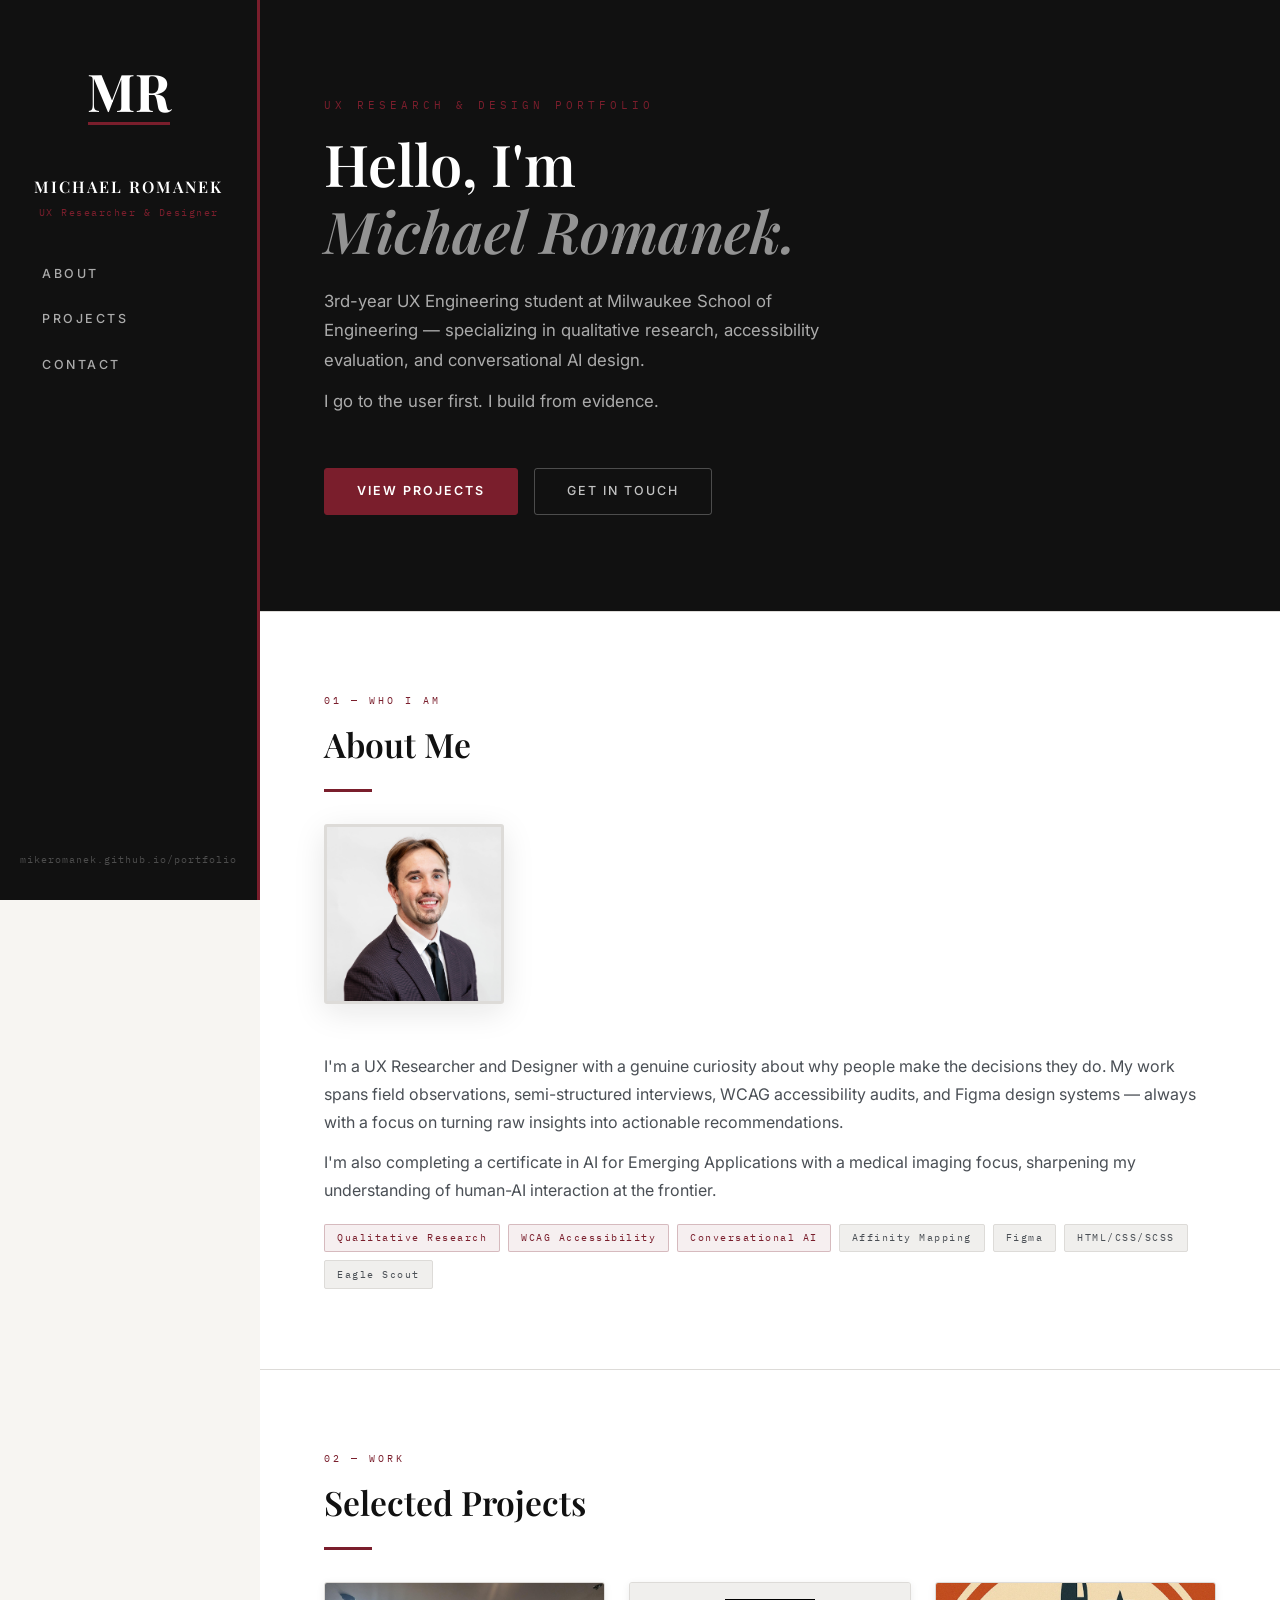
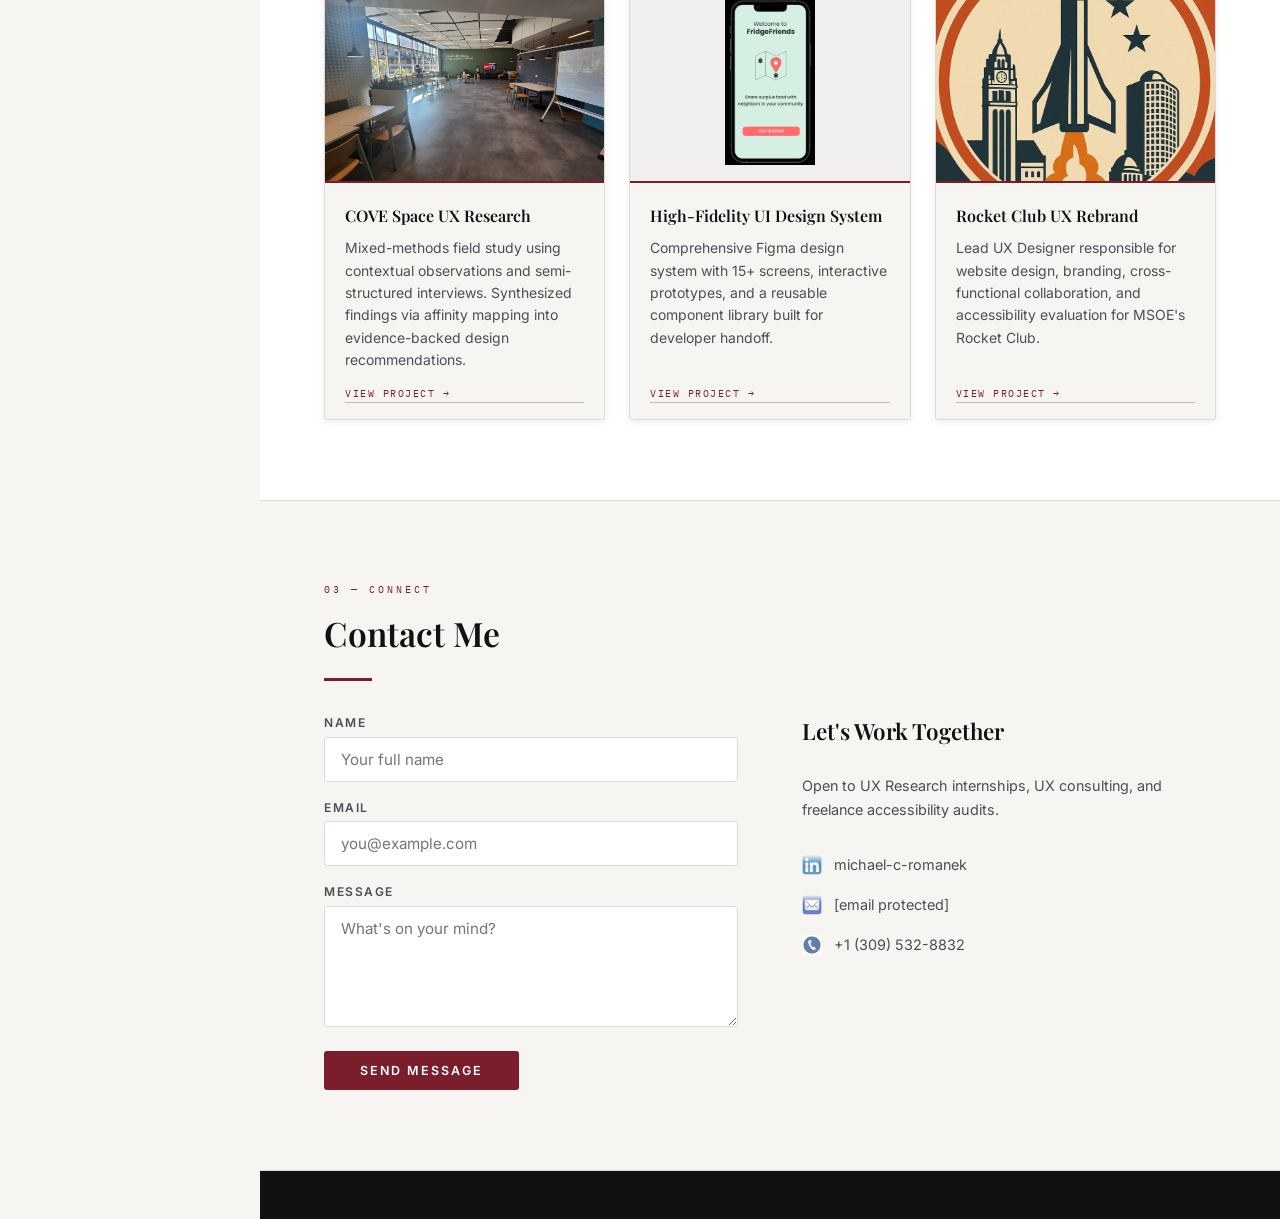
<file: index.html>
<!DOCTYPE html>
<html lang="en">
<head>
  <!-- Meta Pixel Code -->
<script>
!function(f,b,e,v,n,t,s)
{if(f.fbq)return;n=f.fbq=function(){n.callMethod?
n.callMethod.apply(n,arguments):n.queue.push(arguments)};
if(!f._fbq)f._fbq=n;n.push=n;n.loaded=!0;n.version='2.0';
n.queue=[];t=b.createElement(e);t.async=!0;
t.src=v;s=b.getElementsByTagName(e)[0];
s.parentNode.insertBefore(t,s)}(window, document,'script',
'https://connect.facebook.net/en_US/fbevents.js');
fbq('init', '26106746195641919');
fbq('track', 'PageView');
</script>
<noscript><img height="1" width="1" style="display:none"
src="https://www.facebook.com/tr?id=26106746195641919&ev=PageView&noscript=1"
/></noscript>
<!-- End Meta Pixel Code -->
  <!-- Google tag (gtag.js) -->
  <script async src="https://www.googletagmanager.com/gtag/js?id=G-5T6B8EQDBN"></script>
  <script>
    window.dataLayer = window.dataLayer || [];
    function gtag(){dataLayer.push(arguments);}
    gtag('js', new Date());
    gtag('config', 'G-5T6B8EQDBN');
  </script>
  <meta charset="UTF-8" />
  <meta name="viewport" content="width=device-width, initial-scale=1.0"/>
  <meta name="description" content="Michael Romanek — UX Researcher & Designer specializing in qualitative research, accessibility evaluation, and conversational AI design." />
  <title>Michael Romanek — UX Researcher & Designer</title>
  <link rel="stylesheet" href="styles.css" />
  <link rel="icon" href="images/favicon.ico" type="image/x-icon" />
</head>
<body>

  <!-- ── Sidebar (desktop) ── -->
  <aside class="sidebar">
    <svg class="sidebar-logo" viewBox="0 0 110 110" xmlns="http://www.w3.org/2000/svg" aria-label="MR monogram">
      <rect width="110" height="110" fill="#111111"/>
      <text x="55" y="72" text-anchor="middle" font-family="'Playfair Display', Georgia, serif" font-weight="700" font-size="52" fill="#FFFFFF">MR</text>
      <rect x="14" y="82" width="82" height="3" fill="#7A1E2C"/>
    </svg>
    <div class="sidebar-name">Michael Romanek</div>
    <div class="sidebar-title">UX Researcher &amp; Designer</div>
    <nav>
      <ul>
        <li><a href="about.html">About</a></li>
        <li><a href="projects.html">Projects</a></li>
        <li><a href="contact.html">Contact</a></li>
      </ul>
    </nav>
    <div class="sidebar-footer">mikeromanek.github.io/portfolio</div>
  </aside>

  <!-- ── Mobile Header ── -->
  <header>
    <span class="header-brand">MR</span>
    <nav>
      <ul>
        <li><a href="about.html">About</a></li>
        <li><a href="projects.html">Projects</a></li>
        <li><a href="contact.html">Contact</a></li>
      </ul>
    </nav>
  </header>

  <!-- ── Page Content ── -->
  <div class="main-content">

    <!-- Hero -->
    <section class="welcome">
      <div class="eyebrow">UX Research &amp; Design Portfolio</div>
      <h1>Hello, I'm<br><em>Michael Romanek.</em></h1>
      <p>3rd-year UX Engineering student at Milwaukee School of Engineering — specializing in qualitative research, accessibility evaluation, and conversational AI design.</p>
      <p>I go to the user first. I build from evidence.</p>
      <div class="cta-row">
        <a href="projects.html" class="btn-primary">View Projects</a>
        <a href="contact.html" class="btn-ghost">Get in Touch</a>
      </div>
    </section>

    <!-- About Preview -->
    <section class="about-me" id="about">
      <div class="section-label">01 — Who I Am</div>
      <h2><a href="about.html">About Me</a></h2>
      <div class="divider"></div>
      <div class="bio-container">
        <div class="bio-photo-wrap">
          <img src="images/2025_Gotee.JPG" alt="Michael Romanek" />
        </div>
        <div class="bio-text">
          <p>I'm a UX Researcher and Designer with a genuine curiosity about why people make the decisions they do. My work spans field observations, semi-structured interviews, WCAG accessibility audits, and Figma design systems — always with a focus on turning raw insights into actionable recommendations.</p>
          <p>I'm also completing a certificate in AI for Emerging Applications with a medical imaging focus, sharpening my understanding of human-AI interaction at the frontier.</p>
          <div class="tag-row">
            <span class="tag highlight">Qualitative Research</span>
            <span class="tag highlight">WCAG Accessibility</span>
            <span class="tag highlight">Conversational AI</span>
            <span class="tag">Affinity Mapping</span>
            <span class="tag">Figma</span>
            <span class="tag">HTML/CSS/SCSS</span>
            <span class="tag">Eagle Scout</span>
          </div>
        </div>
      </div>
    </section>

    <!-- Projects Preview -->
    <section class="projects" id="projects">
      <div class="section-label">02 — Work</div>
      <h2><a href="projects.html">Selected Projects</a></h2>
      <div class="divider"></div>
      <div class="project-grid">

        <div class="project-card">
          <a href="projects.html" class="card-thumb">
            <img src="images/COVEUXResearchProject.jpg" alt="COVE UX Research" />
          </a>
          <div class="card-body">
            <h3>COVE Space UX Research</h3>
            <p>Mixed-methods field study using contextual observations and semi-structured interviews. Synthesized findings via affinity mapping into evidence-backed design recommendations.</p>
            <a href="projects.html" class="card-link">View Project →</a>
          </div>
        </div>

        <div class="project-card">
          <a href="projects.html" class="card-thumb">
            <img src="images/FridgeFriends.png" alt="High-Fidelity UI Design" class="contain" />
          </a>
          <div class="card-body">
            <h3>High-Fidelity UI Design System</h3>
            <p>Comprehensive Figma design system with 15+ screens, interactive prototypes, and a reusable component library built for developer handoff.</p>
            <a href="projects.html" class="card-link">View Project →</a>
          </div>
        </div>

        <div class="project-card">
          <a href="projects.html" class="card-thumb">
            <img src="images/RocketClubLogo.jpg" alt="Rocket Club UX Rebrand" />
          </a>
          <div class="card-body">
            <h3>Rocket Club UX Rebrand</h3>
            <p>Lead UX Designer responsible for website design, branding, cross-functional collaboration, and accessibility evaluation for MSOE's Rocket Club.</p>
            <a href="projects.html" class="card-link">View Project →</a>
          </div>
        </div>

      </div>
    </section>

    <!-- Contact Preview -->
    <section class="contact-form" id="contact">
      <div class="section-label">03 — Connect</div>
      <h2><a href="contact.html">Contact Me</a></h2>
      <div class="divider"></div>
      <div class="contact-layout">
        <form action="https://formsubmit.co/mikeromanek04@gmail.com" method="POST">
          <input type="hidden" name="_captcha" value="false" />
          <input type="hidden" name="_next" value="thank-you.html" />

          <div>
            <label for="name">Name</label>
            <input type="text" id="name" name="name" placeholder="Your full name" required />
          </div>

          <div>
            <label for="email">Email</label>
            <input type="email" id="email" name="email" placeholder="you@example.com" required />
          </div>

          <div>
            <label for="message">Message</label>
            <textarea id="message" name="message" rows="5" placeholder="What's on your mind?" required></textarea>
          </div>

          <button type="submit">Send Message</button>
        </form>

        <div class="contact-info-block">
          <h3>Let's Work Together</h3>
          <p style="font-size:0.9rem;color:var(--graphite);margin-bottom:1rem;">Open to UX Research internships, UX consulting, and freelance accessibility audits.</p>
          <div class="info-item">
            <img src="images/NewLinkedin.png" alt="LinkedIn" class="icon" />
            <a href="https://www.linkedin.com/in/michael-c-romanek" target="_blank" rel="noopener">michael-c-romanek</a>
          </div>
          <div class="info-item">
            <img src="images/email.png" alt="Email" class="icon" />
            <a href="/cdn-cgi/l/email-protection#04696d6f61766b69656a616f3430446369656d682a676b69"><span class="__cf_email__" data-cfemail="4f2226242a3d20222e212a247f7b0f28222e2623612c2022">[email&#160;protected]</span></a>
          </div>
          <div class="info-item">
            <img src="images/phone.jpg" alt="Phone" class="icon" />
            <a href="tel:+3095328832">+1 (309) 532-8832</a>
          </div>
        </div>
      </div>
    </section>

    <footer>
      <span
</file>
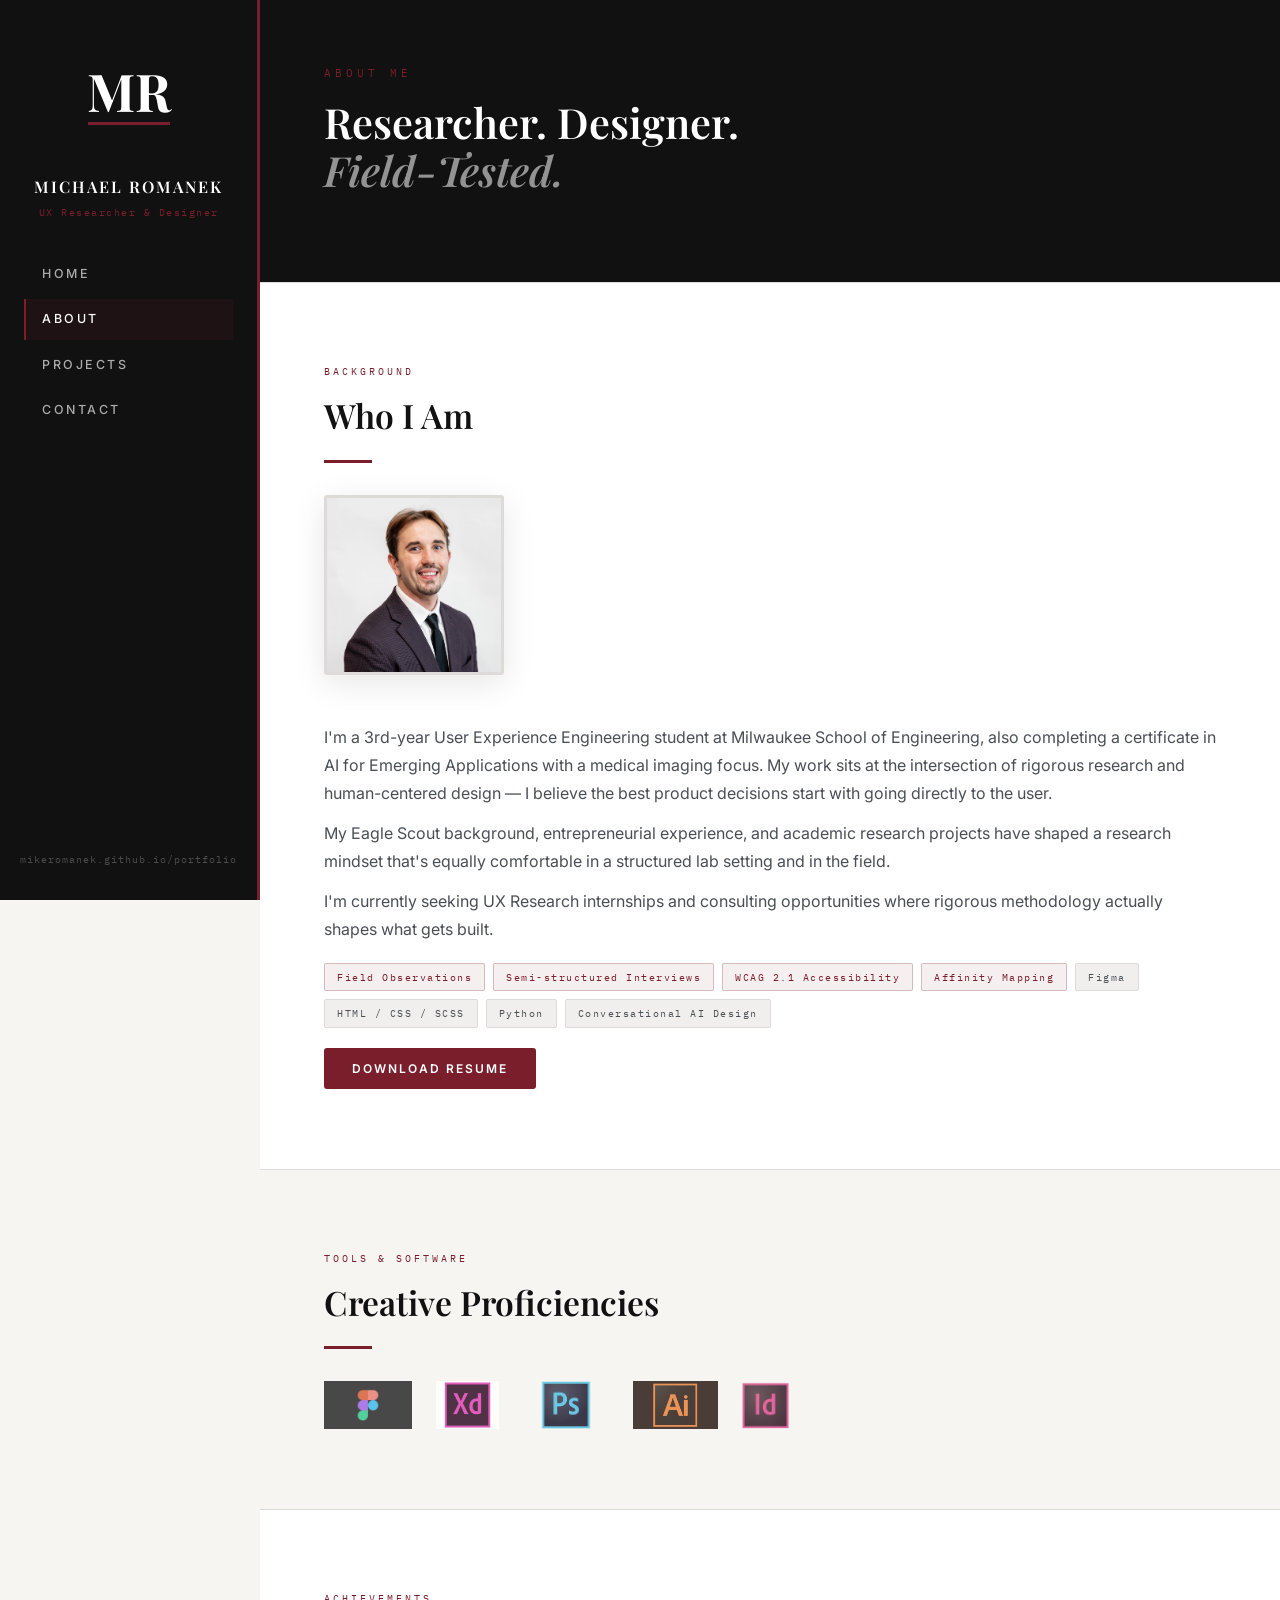
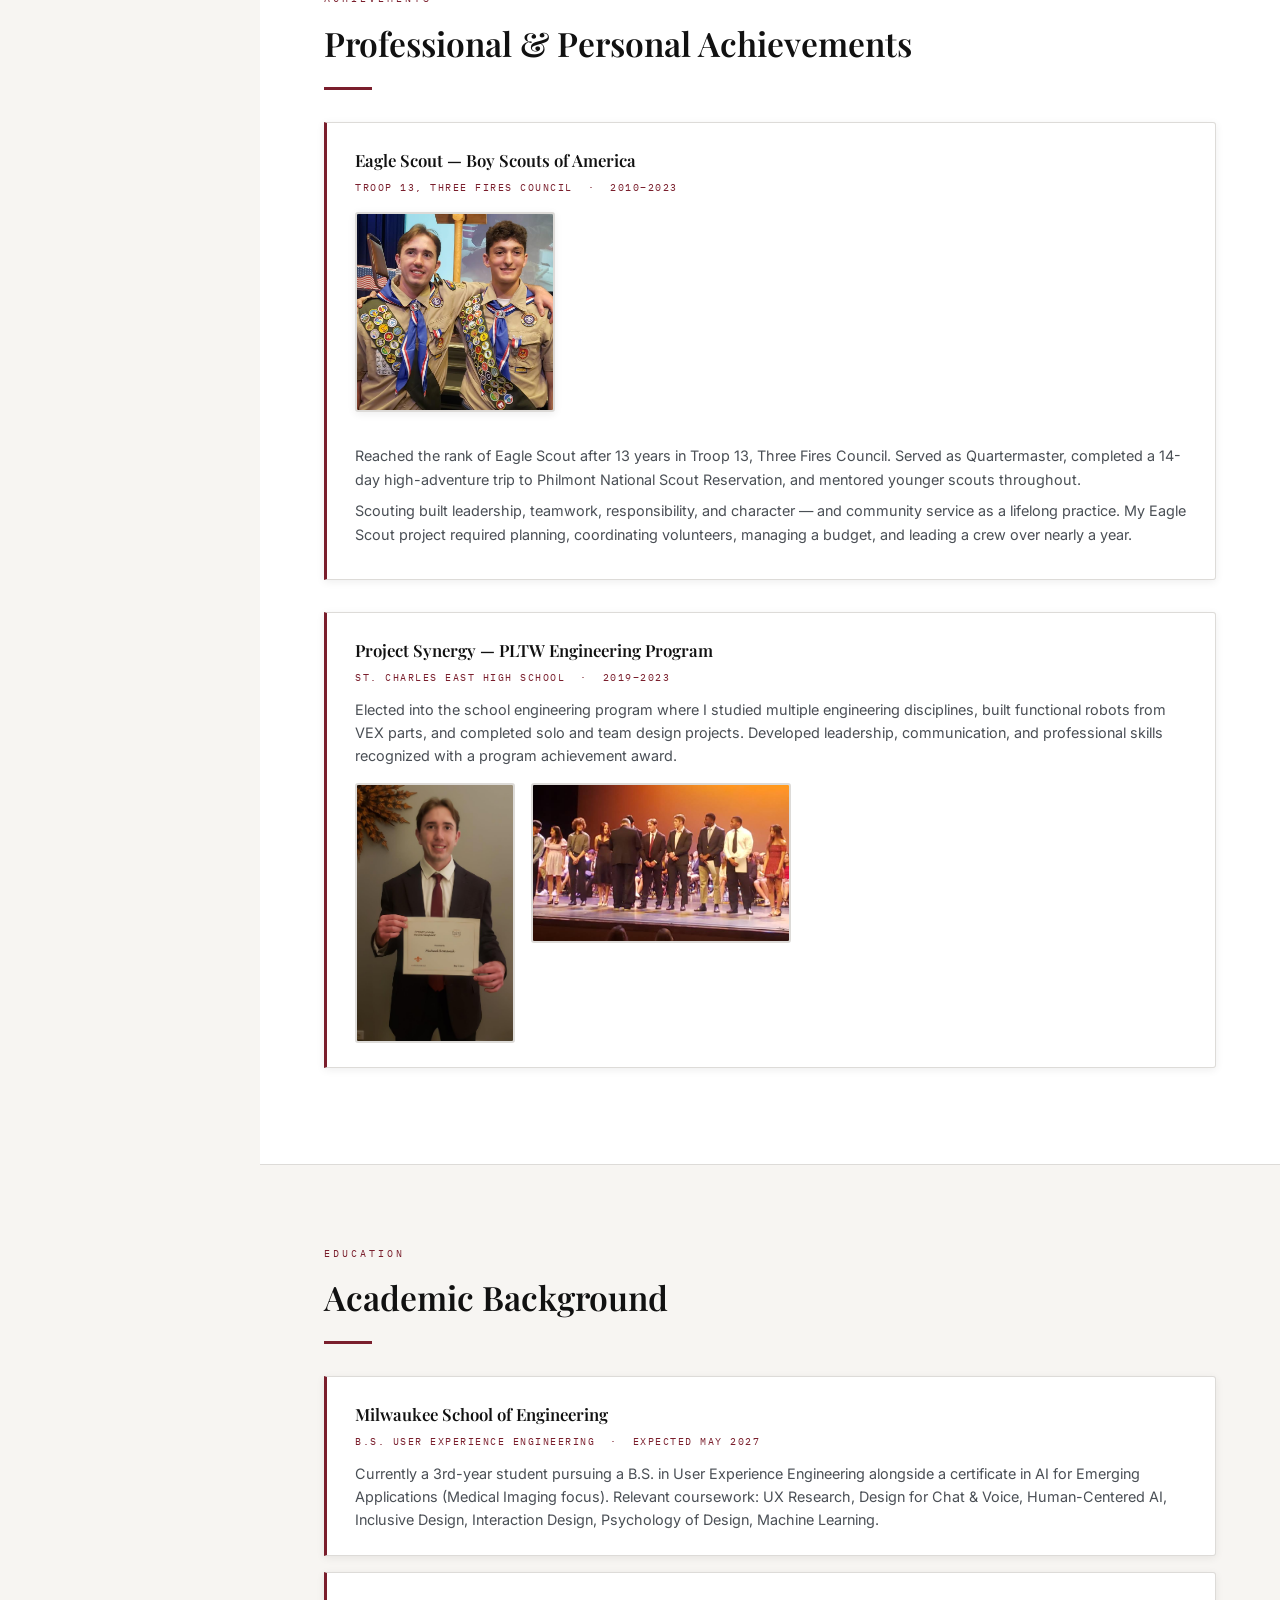
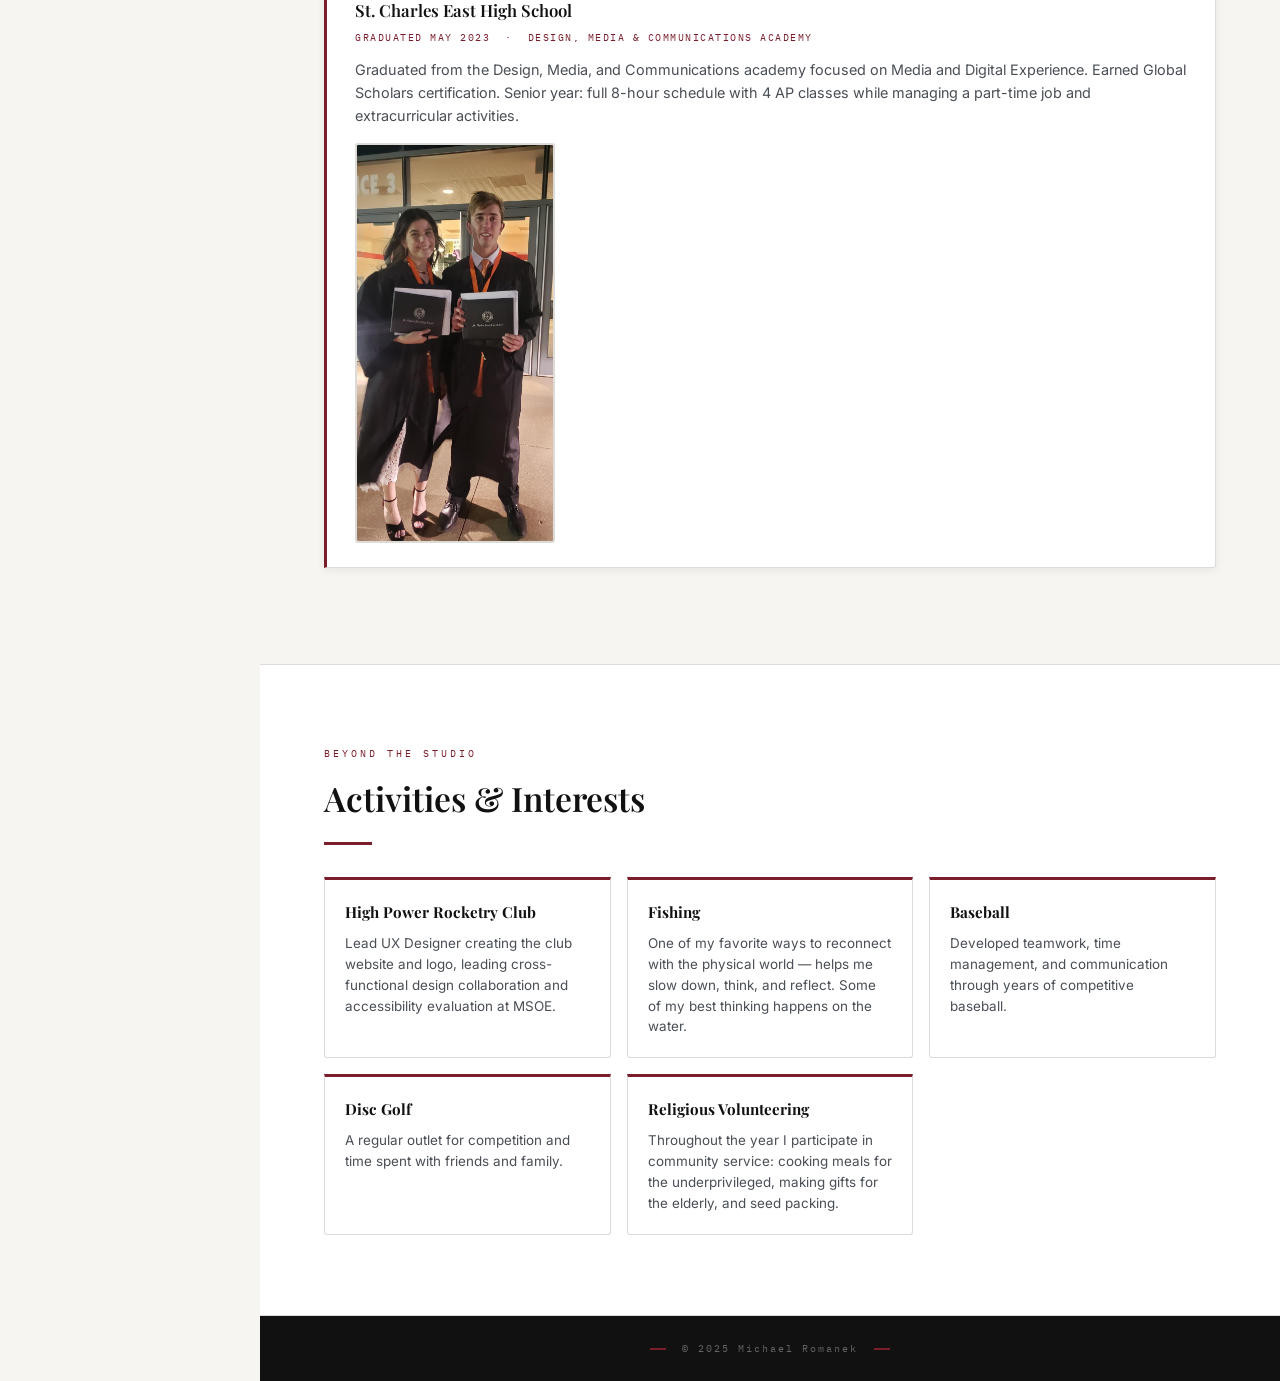
<file: about.html>
<!DOCTYPE html>
<html lang="en">
<head>
  <!-- Meta Pixel Code -->
<script>
!function(f,b,e,v,n,t,s)
{if(f.fbq)return;n=f.fbq=function(){n.callMethod?
n.callMethod.apply(n,arguments):n.queue.push(arguments)};
if(!f._fbq)f._fbq=n;n.push=n;n.loaded=!0;n.version='2.0';
n.queue=[];t=b.createElement(e);t.async=!0;
t.src=v;s=b.getElementsByTagName(e)[0];
s.parentNode.insertBefore(t,s)}(window, document,'script',
'https://connect.facebook.net/en_US/fbevents.js');
fbq('init', '26106746195641919');
fbq('track', 'PageView');
</script>
<noscript><img height="1" width="1" style="display:none"
src="https://www.facebook.com/tr?id=26106746195641919&ev=PageView&noscript=1"
/></noscript>
<!-- End Meta Pixel Code -->
  <script async src="https://www.googletagmanager.com/gtag/js?id=G-5T6B8EQDBN"></script>
  <script>
    window.dataLayer = window.dataLayer || [];
    function gtag(){dataLayer.push(arguments);}
    gtag('js', new Date());
    gtag('config', 'G-5T6B8EQDBN');
  </script>
  <meta charset="UTF-8" />
  <meta name="viewport" content="width=device-width, initial-scale=1.0" />
  <meta name="description" content="About Michael Romanek — UX Research & Design student at MSOE, Eagle Scout, and researcher with a field-oriented mindset." />
  <title>About — Michael Romanek</title>
  <link rel="stylesheet" href="styles.css" />
</head>
<body>

  <aside class="sidebar">
    <svg class="sidebar-logo" viewBox="0 0 110 110" xmlns="http://www.w3.org/2000/svg" aria-label="MR monogram">
      <rect width="110" height="110" fill="#111111"/>
      <text x="55" y="72" text-anchor="middle" font-family="'Playfair Display', Georgia, serif" font-weight="700" font-size="52" fill="#FFFFFF">MR</text>
      <rect x="14" y="82" width="82" height="3" fill="#7A1E2C"/>
    </svg>
    <div class="sidebar-name">Michael Romanek</div>
    <div class="sidebar-title">UX Researcher &amp; Designer</div>
    <nav>
      <ul>
        <li><a href="index.html">Home</a></li>
        <li><a href="about.html" class="active">About</a></li>
        <li><a href="projects.html">Projects</a></li>
        <li><a href="contact.html">Contact</a></li>
      </ul>
    </nav>
    <div class="sidebar-footer">mikeromanek.github.io/portfolio</div>
  </aside>

  <header>
    <span class="header-brand">MR</span>
    <nav>
      <ul>
        <li><a href="index.html">Home</a></li>
        <li><a href="about.html">About</a></li>
        <li><a href="projects.html">Projects</a></li>
        <li><a href="contact.html">Contact</a></li>
      </ul>
    </nav>
  </header>

  <div class="main-content">

    <!-- Hero Bar -->
    <section class="welcome" style="min-height:auto;padding:4rem;">
      <div class="eyebrow">About Me</div>
      <h1 style="font-size:2.6rem;">Researcher. Designer.<br><em>Field-Tested.</em></h1>
    </section>

    <!-- Bio -->
    <section class="about-me">
      <div class="section-label">Background</div>
      <h2>Who I Am</h2>
      <div class="divider"></div>
      <div class="bio-container">
        <div class="bio-photo-wrap">
          <img src="images/2025_Gotee.JPG" alt="Michael Romanek" />
        </div>
        <div class="bio-text">
          <p>I'm a 3rd-year User Experience Engineering student at Milwaukee School of Engineering, also completing a certificate in AI for Emerging Applications with a medical imaging focus. My work sits at the intersection of rigorous research and human-centered design — I believe the best product decisions start with going directly to the user.</p>
          <p>My Eagle Scout background, entrepreneurial experience, and academic research projects have shaped a research mindset that's equally comfortable in a structured lab setting and in the field.</p>
          <p>I'm currently seeking UX Research internships and consulting opportunities where rigorous methodology actually shapes what gets built.</p>
          <div class="tag-row">
            <span class="tag highlight">Field Observations</span>
            <span class="tag highlight">Semi-structured Interviews</span>
            <span class="tag highlight">WCAG 2.1 Accessibility</span>
            <span class="tag highlight">Affinity Mapping</span>
            <span class="tag">Figma</span>
            <span class="tag">HTML / CSS / SCSS</span>
            <span class="tag">Python</span>
            <span class="tag">Conversational AI Design</span>
          </div>
          <a href="Links/Michael_Romanek_Resume_Branded.docx" class="resume-btn" target="_blank" rel="noopener">Download Resume</a>
        </div>
      </div>
    </section>

    <!-- Creative Tools -->
    <section class="experience-section">
      <div class="section-label">Tools &amp; Software</div>
      <h2>Creative Proficiencies</h2>
      <div class="divider"></div>
      <div class="software-icons">
        <img src="images/FigmaLogo.png" alt="Figma" title="Figma" />
        <img src="images/adobe-xd.jpg" alt="Adobe XD" title="Adobe XD" />
        <img src="images/PhotoshopLogo.png" alt="Photoshop" title="Adobe Photoshop" />
        <img src="images/Illustrator-logo.jpg" alt="Illustrator" title="Adobe Illustrator" />
        <img src="images/InDesignLogo.png" alt="InDesign" title="Adobe InDesign" />
      </div>
    </section>

    <!-- Eagle Scout / Achievements -->
    <section class="about-me">
      <div class="section-label">Achievements</div>
      <h2>Professional &amp; Personal Achievements</h2>
      <div class="divider"></div>

      <div class="exp-card" style="margin-bottom:2rem;">
        <h3>Eagle Scout — Boy Scouts of America</h3>
        <div class="exp-meta">Troop 13, Three Fires Council &nbsp;·&nbsp; 2010–2023</div>
        <div class="achievement-block">
          <img src="images/Eagle Scout/JointEagleScoutCourtofHonor.jpg" alt="Eagle Scout Court of Honor" />
          <div class="ach-text">
            <p>Reached the rank of Eagle Scout after 13 years in Troop 13, Three Fires Council. Served as Quartermaster, completed a 14-day high-adventure trip to Philmont National Scout Reservation, and mentored younger scouts throughout.</p>
            <p>Scouting built leadership, teamwork, responsibility, and character — and community service as a lifelong practice. My Eagle Scout project required planning, coordinating volunteers, managing a budget, and leading a crew over nearly a year.</p>
          </div>
        </div>
      </div>

      <div class="exp-card">
        <h3>Project Synergy — PLTW Engineering Program</h3>
        <div class="exp-meta">St. Charles East High School &nbsp;·&nbsp; 2019–2023</div>
        <p>Elected into the school engineering program where I studied multiple engineering disciplines, built functional robots from VEX parts, and completed solo and team design projects. Developed leadership, communication, and professional skills recognized with a program achievement award.</p>
        <div style="display:flex;gap:1rem;flex-wrap:wrap;margin-top:1rem;">
          <img src="images/SelfSynergyAward.jpg" alt="Synergy Award" style="width:160px;height:260px;object-fit:cover;border-radius:3px;border:2px solid var(--mid-gray);" />
          <img src="images/Reciving Synergy Award.jpg" alt="Receiving Synergy Award" style="width:260px;height:160px;object-fit:cover;border-radius:3px;border:2px solid var(--mid-gray);" />
        </div>
      </div>
    </section>

    <!-- Education -->
    <section class="experience-section">
      <div class="section-label">Education</div>
      <h2>Academic Background</h2>
      <div class="divider"></div>

      <div class="exp-card" style="margin-bottom:1rem;">
        <h3>Milwaukee School of Engineering</h3>
        <div class="exp-meta">B.S. User Experience Engineering &nbsp;·&nbsp; Expected May 2027</div>
        <p>Currently a 3rd-year student pursuing a B.S. in User Experience Engineering alongside a certificate in AI for Emerging Applications (Medical Imaging focus). Relevant coursework: UX Research, Design for Chat &amp; Voice, Human-Centered AI, Inclusive Design, Interaction Design, Psychology of Design, Machine Learning.</p>
      </div>

      <div class="exp-card">
        <h3>St. Charles East High School</h3>
        <div class="exp-meta">Graduated May 2023 &nbsp;·&nbsp; Design, Media &amp; Communications Academy</div>
        <p>Graduated from the Design, Media, and Communications academy focused on Media and Digital Experience. Earned Global Scholars certification. Senior year: full 8-hour schedule with 4 AP classes while managing a part-time job and extracurricular activities.</p>
        <img src="images/Graduation.jpg" alt="Graduation" style="margin-top:1rem;width:200px;height:400px;object-fit:cover;border-radius:3px;border:2px solid var(--mid-gray);" />
      </div>
    </section>

    <!-- Interests / Activities -->
    <section class="about-me">
      <div class="section-label">Beyond the Studio</div>
      <h2>Activities &amp; Interests</h2>
      <div class="divider"></div>
      <div class="activity-grid">
        <div class="activity-card">
          <h4>High Power Rocketry Club</h4>
          <p>Lead UX Designer creating the club website and logo, leading cross-functional design collaboration and accessibility evaluation at MSOE.</p>
        </div>
        <div class="activity-card">
          <h4>Fishing</h4>
          <p>One of my favorite ways to reconnect with the physical world — helps me slow down, think, and reflect. Some of my best thinking happens on the water.</p>
        </div>
        <div class="activity-card">
          <h4>Baseball</h4>
          <p>Developed teamwork, time management, and communication through years of competitive baseball.</p>
        </div>
        <div class="activity-card">
          <h4>Disc Golf</h4>
          <p>A regular outlet for competition and time spent with friends and family.</p>
        </div>
        <div class="activity-card">
          <h4>Religious Volunteering</h4>
          <p>Throughout the year I participate in community service: cooking meals for the underprivileged, making gifts for the elderly, and seed packing.</p>
        </div>
      </div>
    </section>

    <footer>
      <span class="footer-accent"></span>
      © 2025 Michael Romanek
      <span class="footer-accent"></span>
    </footer>
  </div>
</body>
</html>
</file>
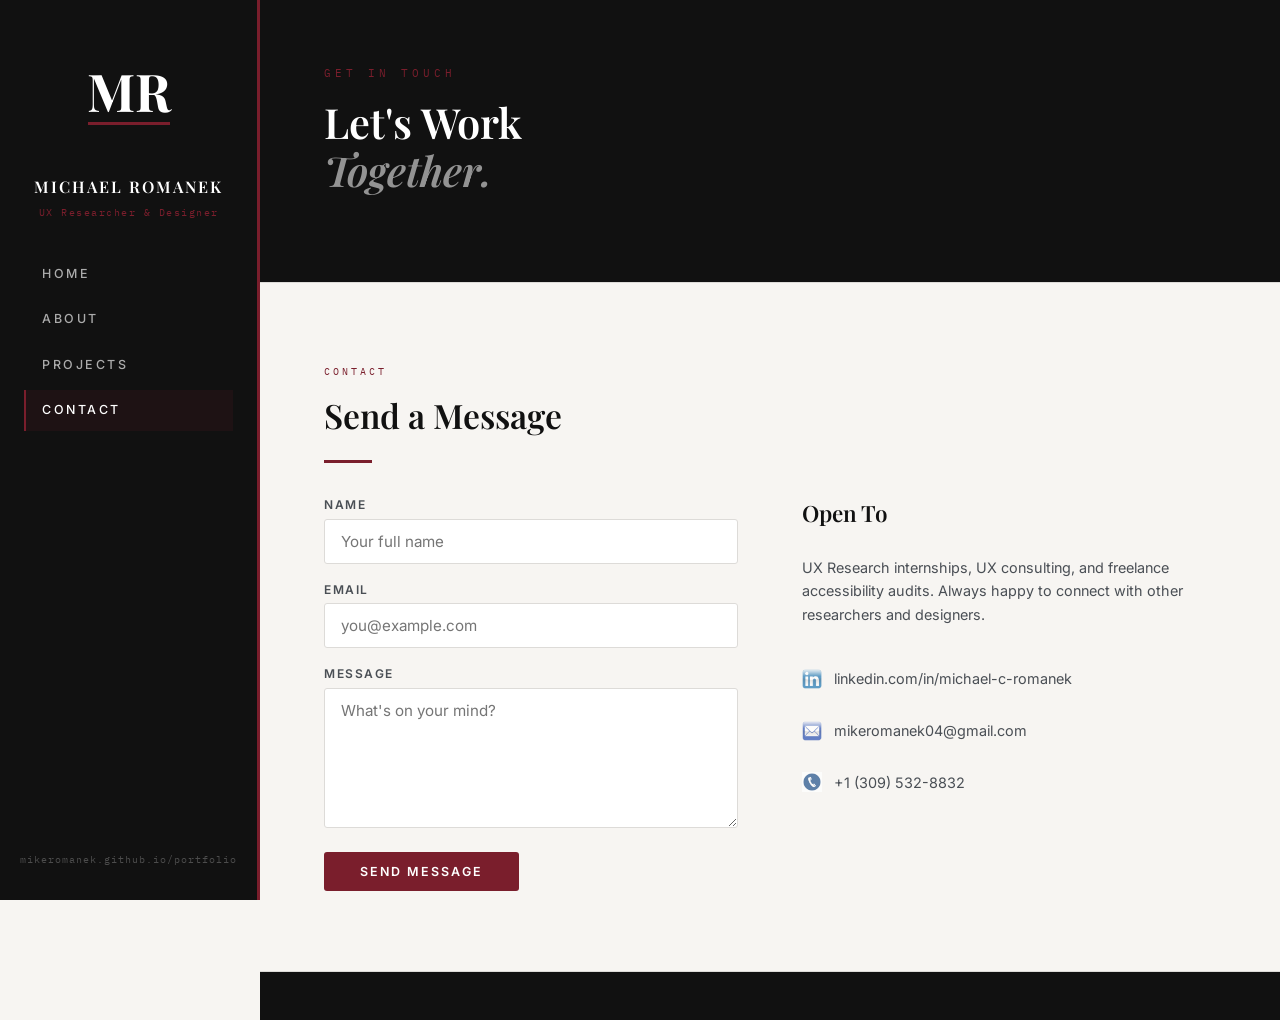
<file: contact.html>
<!DOCTYPE html>
<html lang="en">
<head>
  <!-- Meta Pixel Code -->
<script>
!function(f,b,e,v,n,t,s)
{if(f.fbq)return;n=f.fbq=function(){n.callMethod?
n.callMethod.apply(n,arguments):n.queue.push(arguments)};
if(!f._fbq)f._fbq=n;n.push=n;n.loaded=!0;n.version='2.0';
n.queue=[];t=b.createElement(e);t.async=!0;
t.src=v;s=b.getElementsByTagName(e)[0];
s.parentNode.insertBefore(t,s)}(window, document,'script',
'https://connect.facebook.net/en_US/fbevents.js');
fbq('init', '26106746195641919');
fbq('track', 'PageView');
</script>
<noscript><img height="1" width="1" style="display:none"
src="https://www.facebook.com/tr?id=26106746195641919&ev=PageView&noscript=1"
/></noscript>
<!-- End Meta Pixel Code -->
  <script async src="https://www.googletagmanager.com/gtag/js?id=G-5T6B8EQDBN"></script>
  <script>
    window.dataLayer = window.dataLayer || [];
    function gtag(){dataLayer.push(arguments);}
    gtag('js', new Date());
    gtag('config', 'G-5T6B8EQDBN');
  </script>
  <meta charset="UTF-8" />
  <meta name="viewport" content="width=device-width, initial-scale=1.0" />
  <title>Contact — Michael Romanek</title>
  <link rel="stylesheet" href="styles.css" />
</head>
<body>

  <aside class="sidebar">
    <svg class="sidebar-logo" viewBox="0 0 110 110" xmlns="http://www.w3.org/2000/svg" aria-label="MR monogram">
      <rect width="110" height="110" fill="#111111"/>
      <text x="55" y="72" text-anchor="middle" font-family="'Playfair Display', Georgia, serif" font-weight="700" font-size="52" fill="#FFFFFF">MR</text>
      <rect x="14" y="82" width="82" height="3" fill="#7A1E2C"/>
    </svg>
    <div class="sidebar-name">Michael Romanek</div>
    <div class="sidebar-title">UX Researcher &amp; Designer</div>
    <nav>
      <ul>
        <li><a href="index.html">Home</a></li>
        <li><a href="about.html">About</a></li>
        <li><a href="projects.html">Projects</a></li>
        <li><a href="contact.html" class="active">Contact</a></li>
      </ul>
    </nav>
    <div class="sidebar-footer">mikeromanek.github.io/portfolio</div>
  </aside>

  <header>
    <span class="header-brand">MR</span>
    <nav>
      <ul>
        <li><a href="index.html">Home</a></li>
        <li><a href="about.html">About</a></li>
        <li><a href="projects.html">Projects</a></li>
        <li><a href="contact.html">Contact</a></li>
      </ul>
    </nav>
  </header>

  <div class="main-content">

    <section class="welcome" style="min-height:auto;padding:4rem;">
      <div class="eyebrow">Get In Touch</div>
      <h1 style="font-size:2.6rem;">Let's Work<br><em>Together.</em></h1>
    </section>

    <section class="contact-form">
      <div class="section-label">Contact</div>
      <h2>Send a Message</h2>
      <div class="divider"></div>

      <div class="contact-layout">
        <form action="https://formsubmit.co/mikeromanek04@gmail.com" method="POST">
          <input type="hidden" name="_captcha" value="false" />
          <input type="hidden" name="_next" value="https://mikeromanek.github.io/brandportfolio/thank-you.html" />
          <div>
            <label for="name">Name</label>
            <input type="text" id="name" name="name" placeholder="Your full name" required />
          </div>

          <div>
            <label for="email">Email</label>
            <input type="email" id="email" name="email" placeholder="you@example.com" required />
          </div>

          <div>
            <label for="message">Message</label>
            <textarea id="message" name="message" rows="6" placeholder="What's on your mind?" required></textarea>
          </div>

          <button type="submit">Send Message</button>
        </form>

        <div class="contact-info-block">
          <h3>Open To</h3>
          <p style="font-size:0.9rem;color:var(--graphite);margin-bottom:1.5rem;line-height:1.65;">UX Research internships, UX consulting, and freelance accessibility audits. Always happy to connect with other researchers and designers.</p>

          <div class="info-item" style="margin-bottom:0.75rem;">
            <img src="images/NewLinkedin.png" alt="LinkedIn" class="icon" />
            <a href="https://www.linkedin.com/in/michael-c-romanek" target="_blank" rel="noopener">linkedin.com/in/michael-c-romanek</a>
          </div>
          <div class="info-item" style="margin-bottom:0.75rem;">
            <img src="images/email.png" alt="Email" class="icon" />
            <a href="mailto:mikeromanek04@gmail.com">mikeromanek04@gmail.com</a>
          </div>
          <div class="info-item">
            <img src="images/phone.jpg" alt="Phone" class="icon" />
            <a href="tel:+3095328832">+1 (309) 532-8832</a>
          </div>
        </div>
      </div>
    </section>

    <footer>
      <spa
</file>
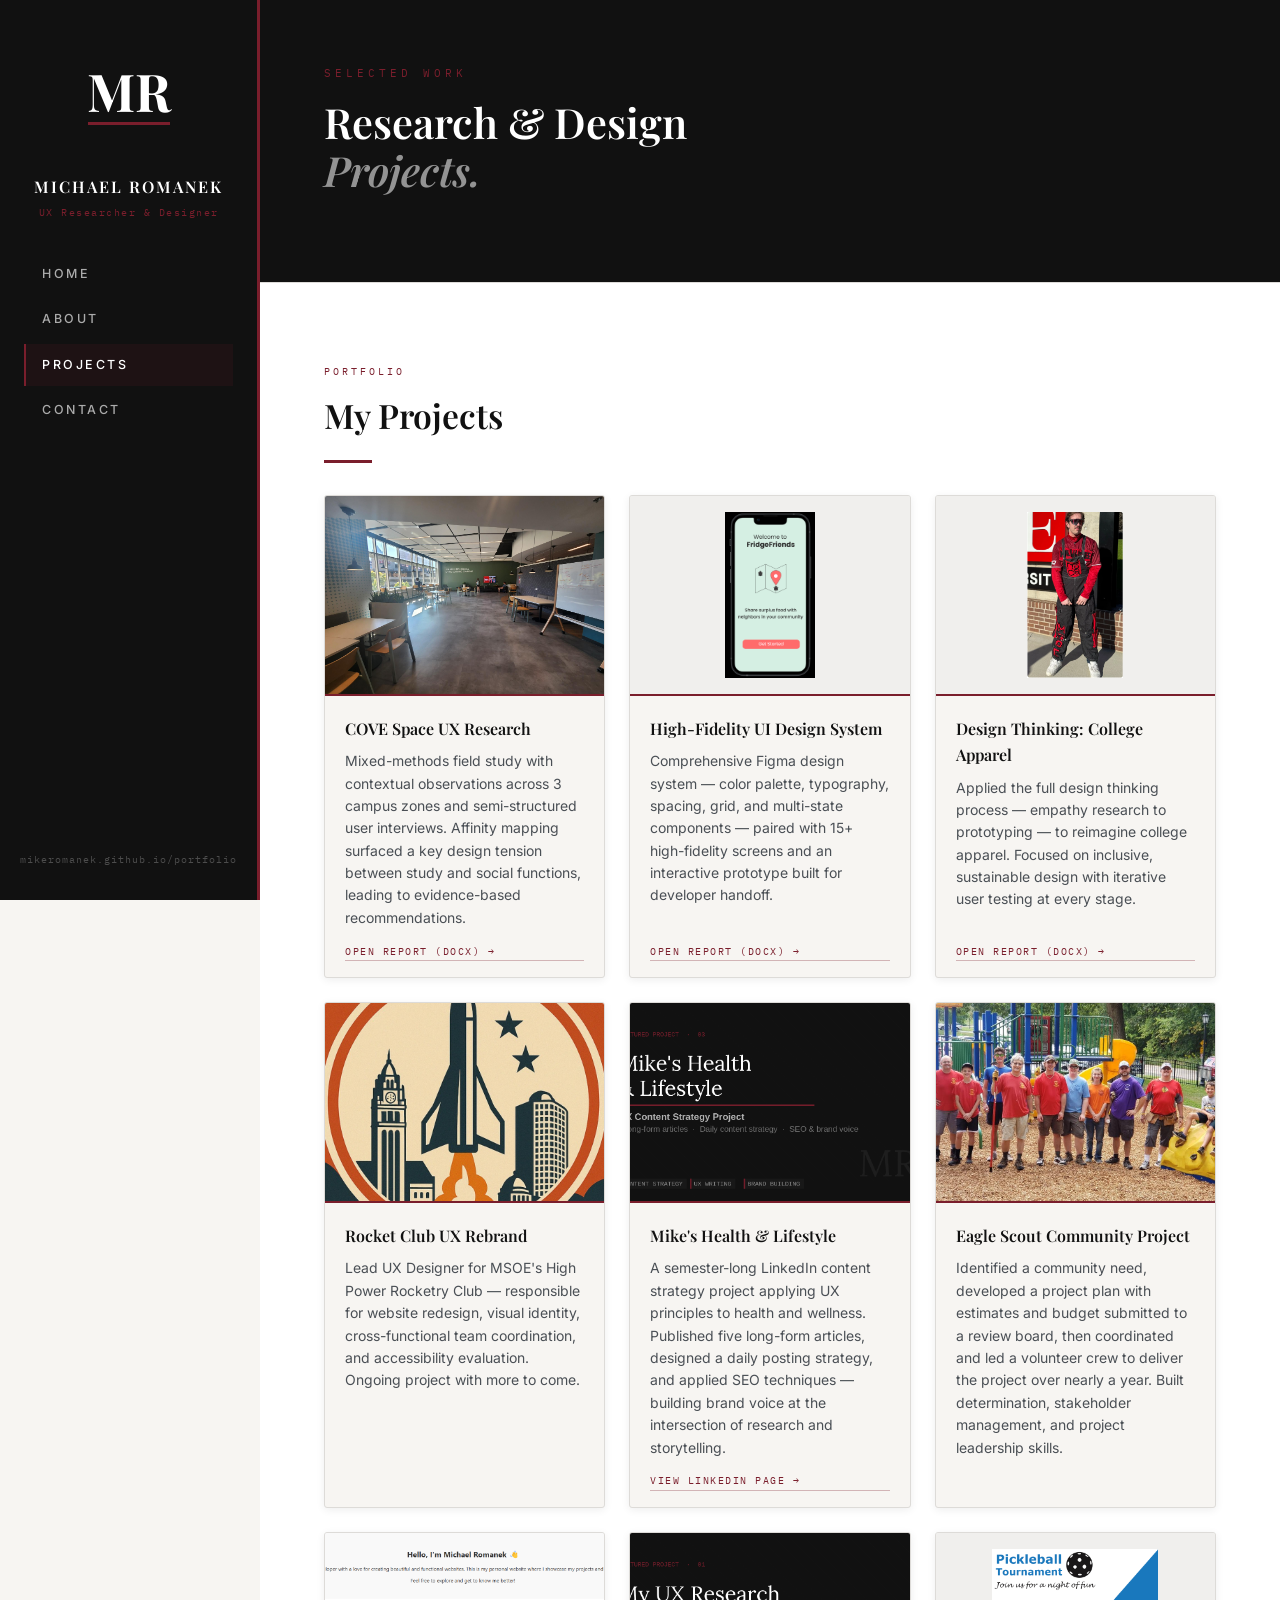
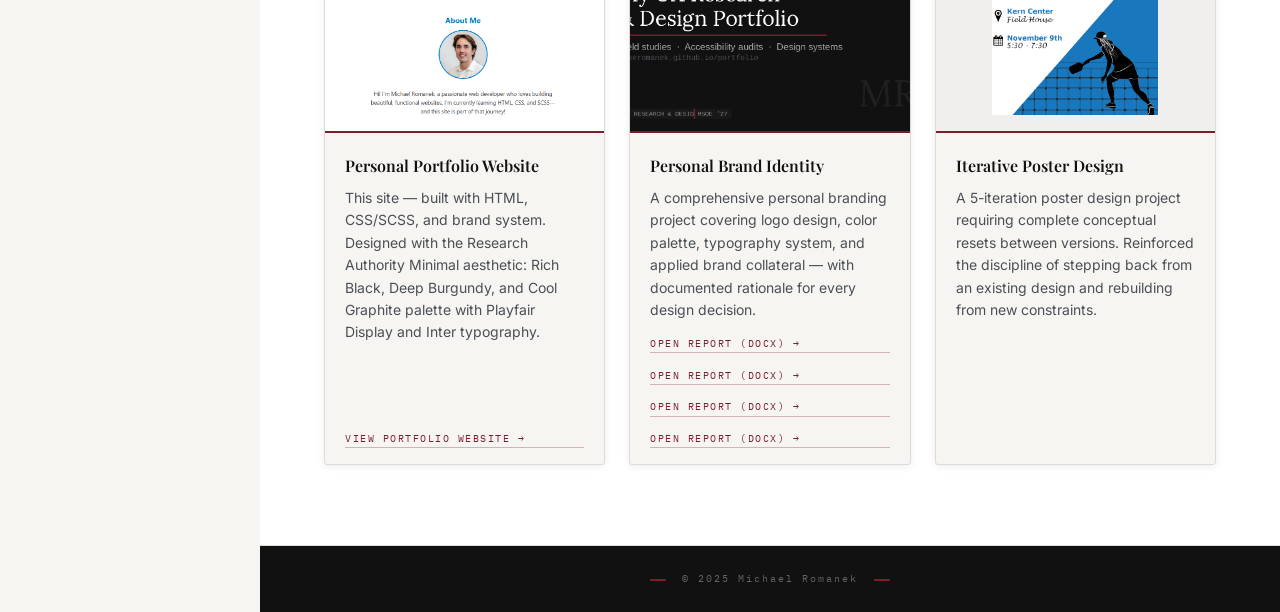
<file: projects.html>
<!DOCTYPE html>
<html lang="en">
<head>
  <!-- Meta Pixel Code -->
<script>
!function(f,b,e,v,n,t,s)
{if(f.fbq)return;n=f.fbq=function(){n.callMethod?
n.callMethod.apply(n,arguments):n.queue.push(arguments)};
if(!f._fbq)f._fbq=n;n.push=n;n.loaded=!0;n.version='2.0';
n.queue=[];t=b.createElement(e);t.async=!0;
t.src=v;s=b.getElementsByTagName(e)[0];
s.parentNode.insertBefore(t,s)}(window, document,'script',
'https://connect.facebook.net/en_US/fbevents.js');
fbq('init', '26106746195641919');
fbq('track', 'PageView');
</script>
<noscript><img height="1" width="1" style="display:none"
src="https://www.facebook.com/tr?id=26106746195641919&ev=PageView&noscript=1"
/></noscript>
<!-- End Meta Pixel Code -->
  <script async src="https://www.googletagmanager.com/gtag/js?id=G-5T6B8EQDBN"></script>
  <script>
    window.dataLayer = window.dataLayer || [];
    function gtag(){dataLayer.push(arguments);}
    gtag('js', new Date());
    gtag('config', 'G-5T6B8EQDBN');
  </script>
  <meta charset="UTF-8" />
  <meta name="viewport" content="width=device-width, initial-scale=1.0" />
  <meta name="description" content="UX Research and Design projects by Michael Romanek — COVE Space study, accessibility audits, Figma design systems, and more." />
  <title>Projects — Michael Romanek</title>
  <link rel="stylesheet" href="styles.css" />
</head>
<body>

  <aside class="sidebar">
    <svg class="sidebar-logo" viewBox="0 0 110 110" xmlns="http://www.w3.org/2000/svg" aria-label="MR monogram">
      <rect width="110" height="110" fill="#111111"/>
      <text x="55" y="72" text-anchor="middle" font-family="'Playfair Display', Georgia, serif" font-weight="700" font-size="52" fill="#FFFFFF">MR</text>
      <rect x="14" y="82" width="82" height="3" fill="#7A1E2C"/>
    </svg>
    <div class="sidebar-name">Michael Romanek</div>
    <div class="sidebar-title">UX Researcher &amp; Designer</div>
    <nav>
      <ul>
        <li><a href="index.html">Home</a></li>
        <li><a href="about.html">About</a></li>
        <li><a href="projects.html" class="active">Projects</a></li>
        <li><a href="contact.html">Contact</a></li>
      </ul>
    </nav>
    <div class="sidebar-footer">mikeromanek.github.io/portfolio</div>
  </aside>

  <header>
    <span class="header-brand">MR</span>
    <nav>
      <ul>
        <li><a href="index.html">Home</a></li>
        <li><a href="about.html">About</a></li>
        <li><a href="projects.html">Projects</a></li>
        <li><a href="contact.html">Contact</a></li>
      </ul>
    </nav>
  </header>

  <div class="main-content">

    <section class="welcome" style="min-height:auto;padding:4rem;">
      <div class="eyebrow">Selected Work</div>
      <h1 style="font-size:2.6rem;">Research &amp; Design<br><em>Projects.</em></h1>
    </section>

    <section class="projects">
      <div class="section-label">Portfolio</div>
      <h2>My Projects</h2>
      <div class="divider"></div>
      <div class="project-grid">

        <!-- COVE UX Research -->
        <div class="project-card">
          <a href="Michael_Romanek_COVE_UX_Research_Project.docx" target="_blank" class="card-thumb">
            <img src="images/COVEUXResearchProject.jpg" alt="COVE UX Research Project" />
          </a>
          <div class="card-body">
            <h3>COVE Space UX Research</h3>
            <p>Mixed-methods field study with contextual observations across 3 campus zones and semi-structured user interviews. Affinity mapping surfaced a key design tension between study and social functions, leading to evidence-based recommendations.</p>
            <a class="doc-link card-link" href="Michael_Romanek_COVE_UX_Research_Project.docx" target="_blank" rel="noopener">Open Report (DOCX) →</a>
          </div>
        </div>

        <!-- High-Fidelity UI Design -->
        <div class="project-card">
          <div class="card-thumb">
            <img src="images/FridgeFriends.png" alt="High-Fidelity UI Design" class="contain" />
          </div>
          <div class="card-body">
            <h3>High-Fidelity UI Design System</h3>
            <p>Comprehensive Figma design system — color palette, typography, spacing, grid, and multi-state components — paired with 15+ high-fidelity screens and an interactive prototype built for developer handoff.</p>
            <a class="doc-link card-link" href="High-Fidelity UI Design Interaction Design Final Project.docx" target="_blank" rel="noopener">Open Report (DOCX) →</a>
          </div>
        </div>

        <!-- Design Thinking -->
        <div class="project-card">
          <div class="card-thumb">
            <img src="images/DesignThinkingFinalProject.png" alt="Design Thinking College Apparel" class="contain" />
          </div>
          <div class="card-body">
            <h3>Design Thinking: College Apparel</h3>
            <p>Applied the full design thinking process — empathy research to prototyping — to reimagine college apparel. Focused on inclusive, sustainable design with iterative user testing at every stage.</p>
            <a class="doc-link card-link" href="Design Thinking College Apparel of the Future Final Project.docx" target="_blank" rel="noopener">Open Report (DOCX) →</a>
          </div>
        </div>

        <!-- Rocket Club -->
        <div class="project-card">
          <div class="card-thumb">
            <img src="images/RocketClubLogo.jpg" alt="Rocket Club UX Rebrand" />
          </div>
          <div class="card-body">
            <h3>Rocket Club UX Rebrand</h3>
            <p>Lead UX Designer for MSOE's High Power Rocketry Club — responsible for website redesign, visual identity, cross-functional team coordination, and accessibility evaluation. Ongoing project with more to come.</p>
          </div>
        </div>

        <!-- Mike's Health & Lifestyle -->
        <div class="project-card">
          <div class="card-thumb">
            <img src="images/thumbnail_03_health.png" alt="Mike's Health and Lifestyle" />
          </div>
          <div class="card-body">
            <h3>Mike's Health &amp; Lifestyle</h3>
            <p>A semester-long LinkedIn content strategy project applying UX principles to health and wellness. Published five long-form articles, designed a daily posting strategy, and applied SEO techniques — building brand voice at the intersection of research and storytelling.</p>
            <a class="doc-link card-link" href="https://www.linkedin.com/company/mike-s-health-and-lifestyle/?viewAsMember=true" target="_blank" rel="noopener">View LinkedIn Page →</a>
          </div>
        </div>

        <!-- Eagle Scout Project -->
        <div class="project-card">
          <div class="card-thumb">
            <img src="images/Eagle Scout/GroupPicture.jpg" alt="Eagle Scout Project" />
          </div>
          <div class="card-body">
            <h3>Eagle Scout Community Project</h3>
            <p>Identified a community need, developed a project plan with estimates and budget submitted to a review board, then coordinated and led a volunteer crew to deliver the project over nearly a year. Built determination, stakeholder management, and project leadership skills.</p>
          </div>
        </div>

        <!-- Personal Website -->
        <div class="project-card">
          <div class="card-thumb">
            <img src="images/Website.png" alt="Personal Portfolio Website" />
          </div>
          <div class="card-body">
            <h3>Personal Portfolio Website</h3>
            <p>This site — built with HTML, CSS/SCSS, and brand system. Designed with the Research Authority Minimal aesthetic: Rich Black, Deep Burgundy, and Cool Graphite palette with Playfair Display and Inter typography.</p>
            <a class="doc-link card-link" href="https://mikeromanek.github.io/portfolio/" target="_blank" rel="noopener">View Portfolio Website →</a>
          </div>
        </div>

         <!-- Branding Project -->
        <div class="project-card">
          <div class="card-thumb">
            <img src="images/thumbnail_01_portfolio.png" alt="Personal Branding Project" />
          </div>
          <div class="card-body">
            <h3>Personal Brand Identity</h3>
            <p>A comprehensive personal branding project covering logo design, color palette, typography system, and applied brand collateral — with documented rationale for every design decision.</p>
             <a class="doc-link card-link" href="Branding_Project/Brand_Guide_Michael_Romanek.html" target="_blank" rel="noopener">Open Report (DOCX) →</a>
            <a class="doc-link card-link" href="Branding_Project/LinkedIn_Optimization_Guide_MichaelRomanek.html" target="_blank" rel="noopener">Open Report (DOCX) →</a>
            <a class="doc-link card-link" href="Branding_Project/Michael_Romanek_CoverLetter_Branded.docx" target="_blank" rel="noopener">Open Report (DOCX) →</a>
            <a class="doc-link card-link" href="Branding_Project/Michael_Romanek_Resume_Branded.docx" target="_blank" rel="noopener">Open Report (DOCX) →</a>
          </div>
        </div>

        <!-- Pickleball Poster -->
        <div class="project-card">
          <div class="card-thumb">
            <img src="images/Pickleball Tournament Instagram Post Assignment 5.png" alt="Poster Design Project" class="contain" />
          </div>
          <div class="card-body">
            <h3>Iterative Poster Design</h3>
            <p>A 5-iteration poster design project requiring complete conceptual resets between versions. Reinforced the discipline of stepping back from an existing design and rebuilding from new constraints.</p>
          </div>
        </div>

      </div>
    </section>

    <footer>
      <span class="footer-accent"></span>
      © 2025 Michael Romanek
      <span class="footer-accent"></span>
    </footer>
  </div>
</body>
</html>
</file>
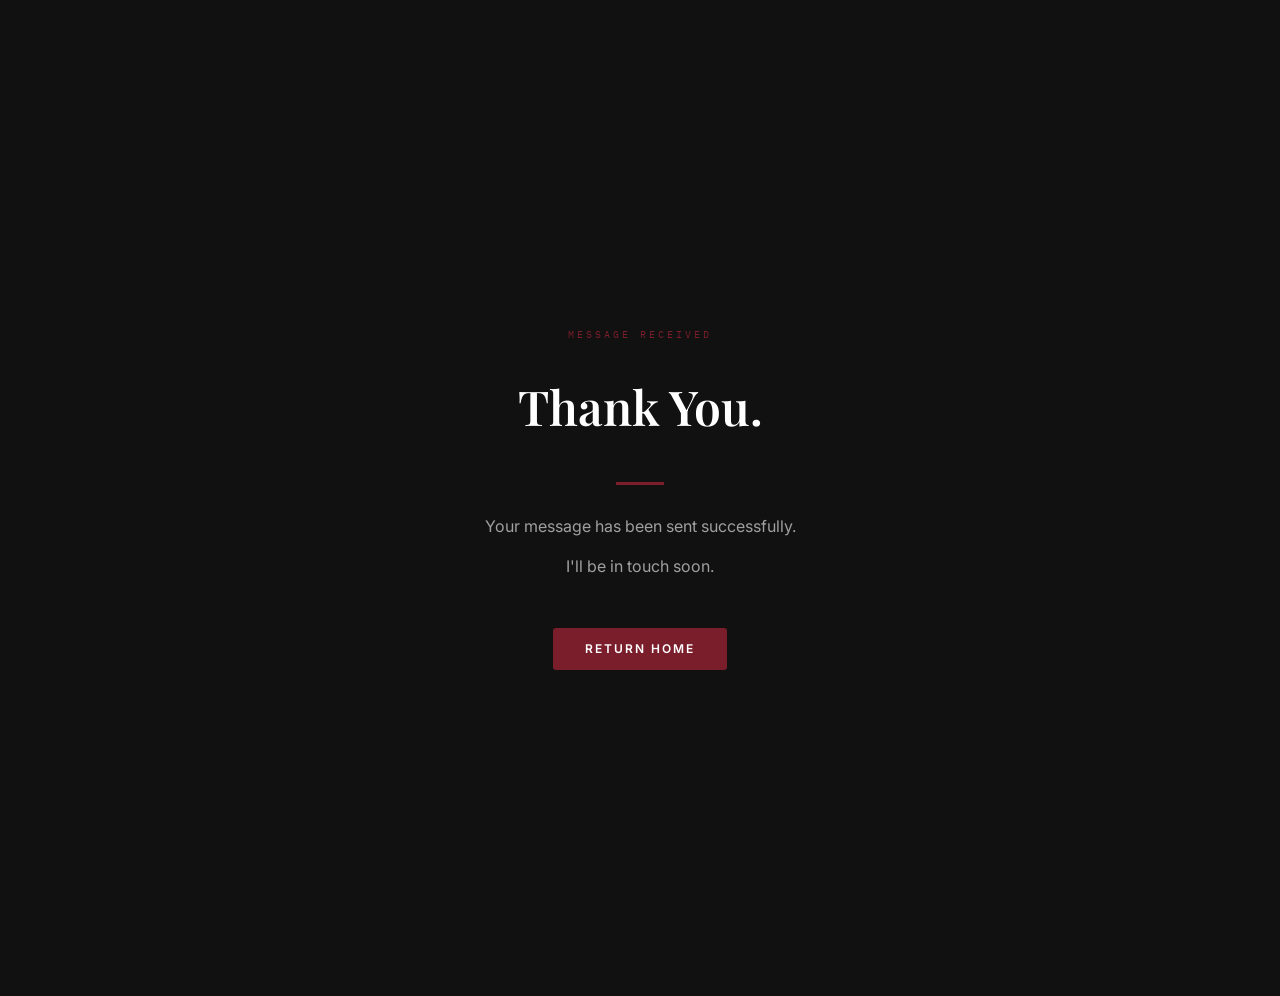
<file: thank-you.html>
<!DOCTYPE html>
<html lang="en">
<head>
  <!-- Meta Pixel Code -->
<script>
!function(f,b,e,v,n,t,s)
{if(f.fbq)return;n=f.fbq=function(){n.callMethod?
n.callMethod.apply(n,arguments):n.queue.push(arguments)};
if(!f._fbq)f._fbq=n;n.push=n;n.loaded=!0;n.version='2.0';
n.queue=[];t=b.createElement(e);t.async=!0;
t.src=v;s=b.getElementsByTagName(e)[0];
s.parentNode.insertBefore(t,s)}(window, document,'script',
'https://connect.facebook.net/en_US/fbevents.js');
fbq('init', '26106746195641919');
fbq('track', 'PageView');
fbq('track', 'Lead');
</script>
<noscript><img height="1" width="1" style="display:none"
src="https://www.facebook.com/tr?id=26106746195641919&ev=PageView&noscript=1"
/></noscript>
<!-- End Meta Pixel Code -->
  <script async src="https://www.googletagmanager.com/gtag/js?id=G-5T6B8EQDBN"></script>
  <script>
    window.dataLayer = window.dataLayer || [];
    function gtag(){dataLayer.push(arguments);}
    gtag('js', new Date());
    gtag('config', 'G-5T6B8EQDBN');
  </script>
  <meta charset="UTF-8" />
  <meta name="viewport" content="width=device-width, initial-scale=1.0" />
  <title>Thank You — Michael Romanek</title>
  <link rel="stylesheet" href="styles.css" />
</head>
<body class="thankyou-page" style="display:block;">
  <div class="thankyou-page">
    <div style="font-family:'IBM Plex Mono',monospace;font-size:0.65rem;letter-spacing:3px;color:#7A1E2C;margin-bottom:1.5rem;text-transform:uppercase;">Message Received</div>
    <h1>Thank You.</h1>
    <div style="width:48px;height:3px;background:#7A1E2C;margin:1.25rem auto 1.75rem;"></div>
    <p>Your message has been sent successfully.</p>
    <p style="margin-top:0.35rem;">I'll be in touch soon.</p>
    <a href="index.html" style="display:inline-block;margin-top:2.5rem;padding:0.7rem 2rem;background:#7A1E2C;color:#fff;font-family:'Inter',sans-serif;font-size:0.75rem;font-weight:600;letter-spacing:2px;text-transform:uppercase;border-radius:3px;text-decoration:none;">Return Home</a>
  </div>
</body>
</html>
</file>
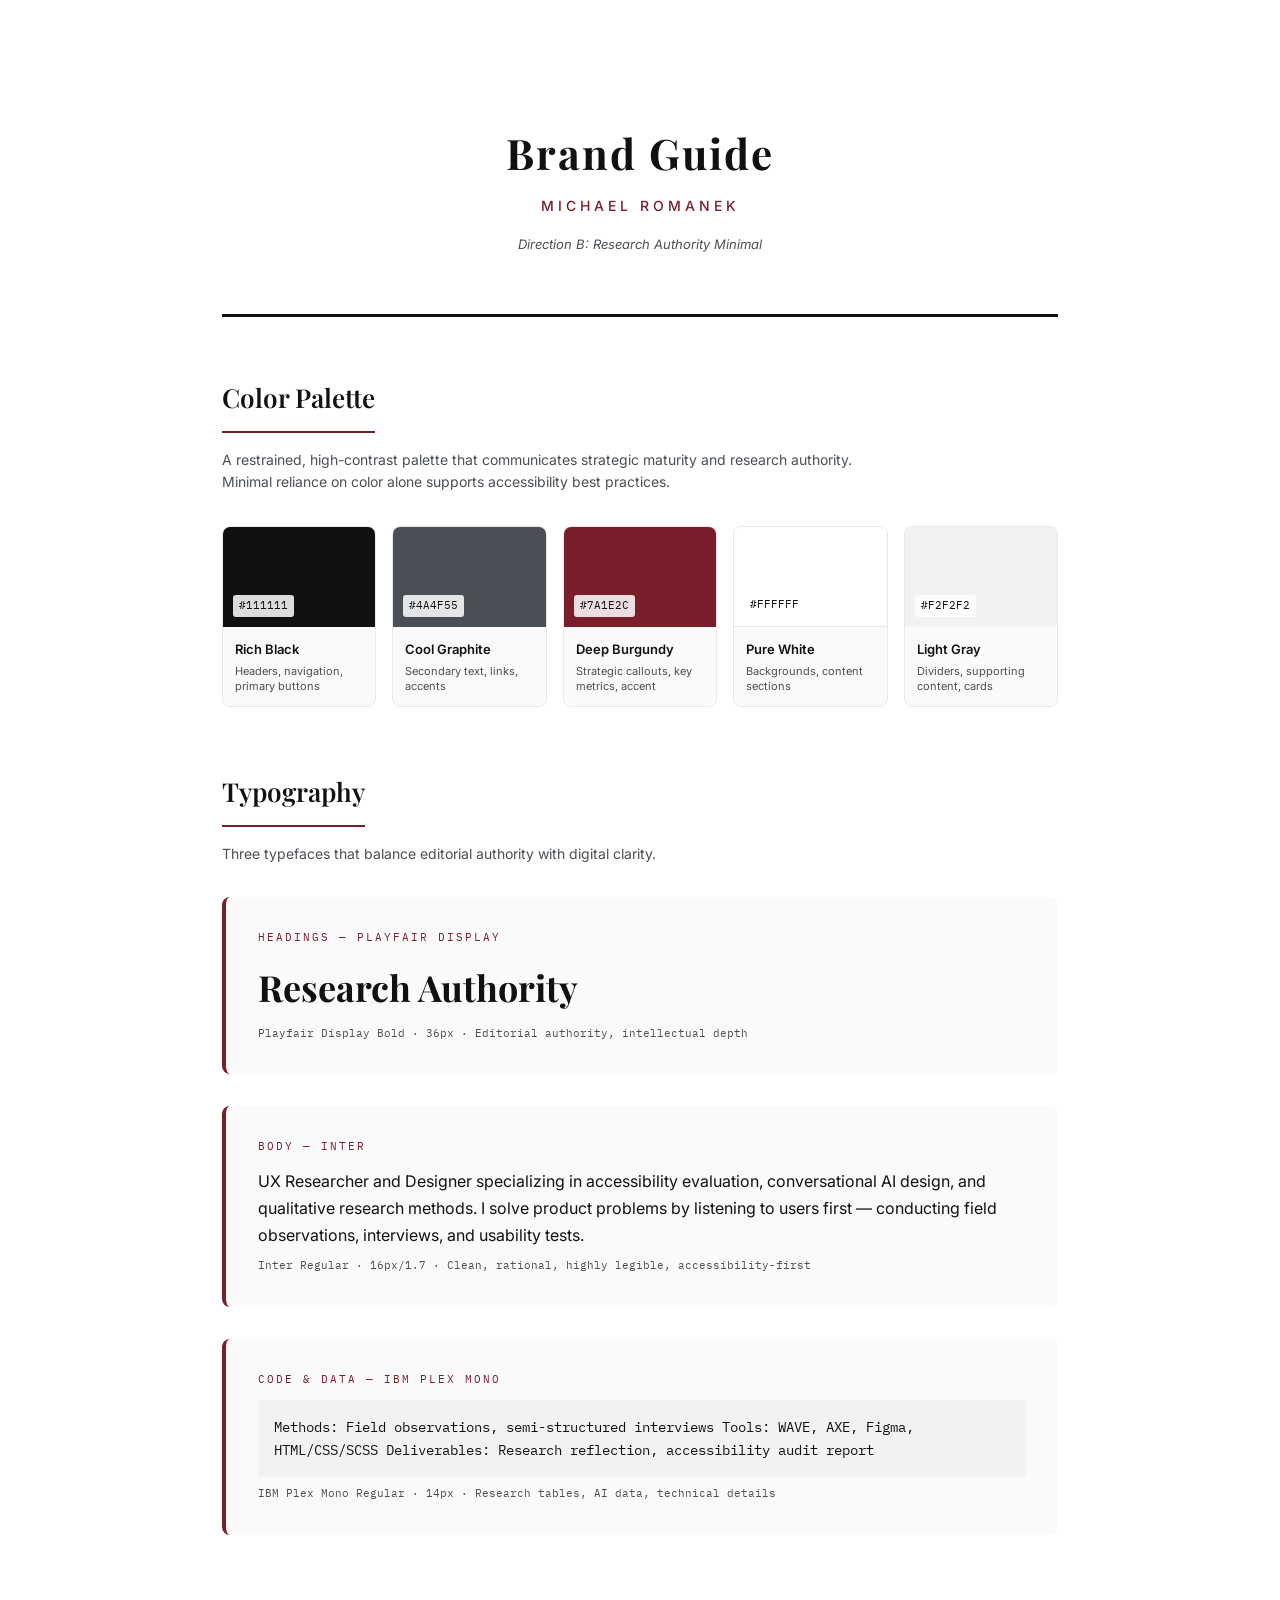
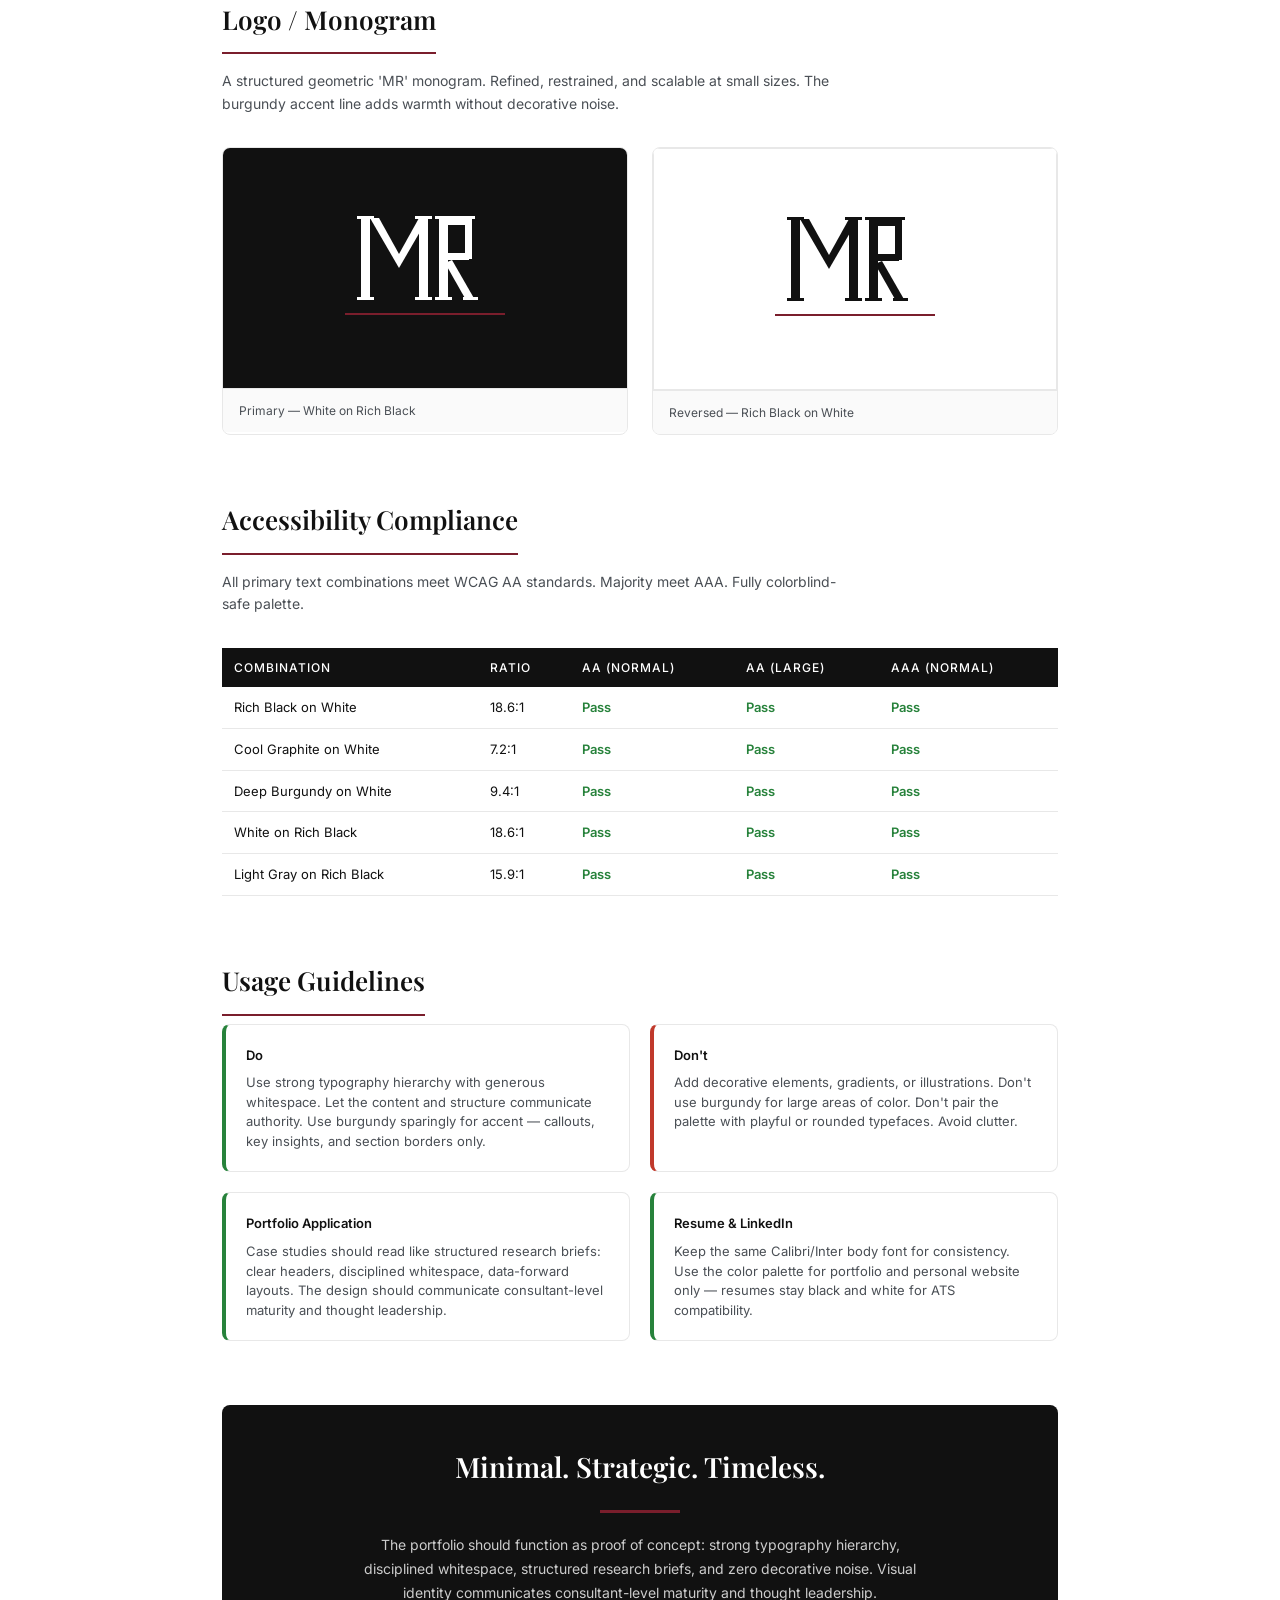
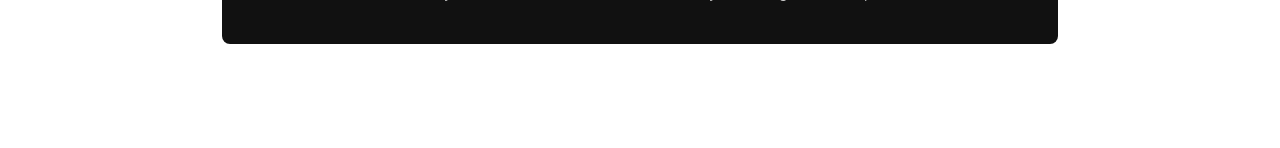
<file: Branding_Project/Brand_Guide_Michael_Romanek.html>
<!DOCTYPE html>
<html lang="en">
<head>
<meta charset="UTF-8">
<meta name="viewport" content="width=device-width, initial-scale=1.0">
<title>Michael Romanek — Brand Guide</title>
<style>
  @import url('https://fonts.googleapis.com/css2?family=Playfair+Display:wght@400;600;700&family=Inter:wght@300;400;500;600&family=IBM+Plex+Mono:wght@400;500&display=swap');

  * { margin: 0; padding: 0; box-sizing: border-box; }

  body {
    font-family: 'Inter', sans-serif;
    background: #FFFFFF;
    color: #111111;
    line-height: 1.6;
  }

  .container { max-width: 900px; margin: 0 auto; padding: 40px 32px; }

  /* Hero */
  .hero {
    text-align: center;
    padding: 80px 0 60px;
    border-bottom: 3px solid #111111;
    margin-bottom: 60px;
  }
  .hero h1 {
    font-family: 'Playfair Display', serif;
    font-size: 42px;
    font-weight: 700;
    letter-spacing: 2px;
    color: #111111;
    margin-bottom: 8px;
  }
  .hero .subtitle {
    font-size: 14px;
    letter-spacing: 4px;
    text-transform: uppercase;
    color: #7A1E2C;
    font-weight: 500;
  }
  .hero .direction {
    font-size: 13px;
    color: #4A4F55;
    margin-top: 16px;
    font-style: italic;
  }

  /* Section */
  .section {
    margin-bottom: 64px;
  }
  .section-title {
    font-family: 'Playfair Display', serif;
    font-size: 26px;
    font-weight: 600;
    color: #111111;
    margin-bottom: 8px;
    padding-bottom: 12px;
    border-bottom: 2px solid #7A1E2C;
    display: inline-block;
  }
  .section-desc {
    color: #4A4F55;
    font-size: 14px;
    margin-top: 8px;
    margin-bottom: 32px;
    max-width: 640px;
  }

  /* Color Palette */
  .palette {
    display: grid;
    grid-template-columns: repeat(5, 1fr);
    gap: 16px;
    margin-bottom: 24px;
  }
  .swatch {
    border-radius: 8px;
    overflow: hidden;
    border: 1px solid #E8E8E8;
  }
  .swatch-color {
    height: 100px;
    display: flex;
    align-items: flex-end;
    padding: 10px;
  }
  .swatch-color span {
    font-family: 'IBM Plex Mono', monospace;
    font-size: 11px;
    padding: 2px 6px;
    border-radius: 3px;
    background: rgba(255,255,255,0.85);
    color: #111;
  }
  .swatch-info {
    padding: 12px;
    background: #FAFAFA;
  }
  .swatch-name {
    font-weight: 600;
    font-size: 13px;
    color: #111;
    margin-bottom: 4px;
  }
  .swatch-role {
    font-size: 11px;
    color: #4A4F55;
    line-height: 1.4;
  }

  /* Typography */
  .type-specimen {
    margin-bottom: 32px;
    padding: 32px;
    background: #FAFAFA;
    border-radius: 8px;
    border-left: 4px solid #7A1E2C;
  }
  .type-label {
    font-family: 'IBM Plex Mono', monospace;
    font-size: 11px;
    text-transform: uppercase;
    letter-spacing: 2px;
    color: #7A1E2C;
    margin-bottom: 12px;
  }
  .type-heading-sample {
    font-family: 'Playfair Display', serif;
    font-size: 36px;
    font-weight: 700;
    color: #111111;
    margin-bottom: 4px;
  }
  .type-body-sample {
    font-family: 'Inter', sans-serif;
    font-size: 16px;
    color: #111111;
    line-height: 1.7;
  }
  .type-mono-sample {
    font-family: 'IBM Plex Mono', monospace;
    font-size: 14px;
    color: #111111;
    background: #F2F2F2;
    padding: 16px;
    border-radius: 4px;
  }
  .type-meta {
    font-family: 'IBM Plex Mono', monospace;
    font-size: 11px;
    color: #4A4F55;
    margin-top: 8px;
  }

  /* Logo display */
  .logo-grid {
    display: grid;
    grid-template-columns: 1fr 1fr;
    gap: 24px;
    margin-bottom: 24px;
  }
  .logo-card {
    border: 1px solid #E8E8E8;
    border-radius: 8px;
    overflow: hidden;
  }
  .logo-preview {
    display: flex;
    align-items: center;
    justify-content: center;
    padding: 40px;
    min-height: 240px;
  }
  .logo-preview.dark { background: #111111; }
  .logo-preview.light { background: #FFFFFF; }
  .logo-caption {
    padding: 12px 16px;
    background: #FAFAFA;
    font-size: 12px;
    color: #4A4F55;
    border-top: 1px solid #E8E8E8;
  }

  /* MR Monogram SVG inline */
  .mr-dark svg, .mr-light svg { width: 160px; height: 160px; }

  /* Accessibility */
  .contrast-table {
    width: 100%;
    border-collapse: collapse;
    font-size: 13px;
    margin-top: 16px;
  }
  .contrast-table th {
    text-align: left;
    padding: 10px 12px;
    background: #111111;
    color: #FFFFFF;
    font-weight: 500;
    font-size: 12px;
    letter-spacing: 1px;
    text-transform: uppercase;
  }
  .contrast-table td {
    padding: 10px 12px;
    border-bottom: 1px solid #E8E8E8;
  }
  .pass { color: #27823B; font-weight: 600; }
  .fail { color: #C0392B; font-weight: 600; }

  /* Usage rules */
  .rules-grid {
    display: grid;
    grid-template-columns: 1fr 1fr;
    gap: 20px;
  }
  .rule-card {
    padding: 20px;
    border-radius: 8px;
    border: 1px solid #E8E8E8;
  }
  .rule-card h4 {
    font-size: 13px;
    font-weight: 600;
    margin-bottom: 8px;
    color: #111;
  }
  .rule-card p {
    font-size: 13px;
    color: #4A4F55;
    line-height: 1.5;
  }
  .do { border-left: 4px solid #27823B; }
  .dont { border-left: 4px solid #C0392B; }

  /* Overall aesthetic */
  .aesthetic-box {
    padding: 40px;
    background: #111111;
    color: #FFFFFF;
    border-radius: 8px;
    text-align: center;
  }
  .aesthetic-box h3 {
    font-family: 'Playfair Display', serif;
    font-size: 28px;
    font-weight: 600;
    margin-bottom: 12px;
  }
  .aesthetic-box p {
    font-size: 14px;
    color: #CCCCCC;
    max-width: 560px;
    margin: 0 auto;
    line-height: 1.7;
  }
  .aesthetic-box .accent-line {
    width: 80px;
    height: 3px;
    background: #7A1E2C;
    margin: 20px auto;
  }
</style>
</head>
<body>
<div class="container">

  <!-- HERO -->
  <div class="hero">
    <h1>Brand Guide</h1>
    <div class="subtitle">Michael Romanek</div>
    <div class="direction">Direction B: Research Authority Minimal</div>
  </div>

  <!-- COLOR PALETTE -->
  <div class="section">
    <div class="section-title">Color Palette</div>
    <p class="section-desc">A restrained, high-contrast palette that communicates strategic maturity and research authority. Minimal reliance on color alone supports accessibility best practices.</p>

    <div class="palette">
      <div class="swatch">
        <div class="swatch-color" style="background:#111111;"><span>#111111</span></div>
        <div class="swatch-info">
          <div class="swatch-name">Rich Black</div>
          <div class="swatch-role">Headers, navigation, primary buttons</div>
        </div>
      </div>
      <div class="swatch">
        <div class="swatch-color" style="background:#4A4F55;"><span>#4A4F55</span></div>
        <div class="swatch-info">
          <div class="swatch-name">Cool Graphite</div>
          <div class="swatch-role">Secondary text, links, accents</div>
        </div>
      </div>
      <div class="swatch">
        <div class="swatch-color" style="background:#7A1E2C;"><span>#7A1E2C</span></div>
        <div class="swatch-info">
          <div class="swatch-name">Deep Burgundy</div>
          <div class="swatch-role">Strategic callouts, key metrics, accent</div>
        </div>
      </div>
      <div class="swatch">
        <div class="swatch-color" style="background:#FFFFFF; border-bottom: 1px solid #E8E8E8;"><span>#FFFFFF</span></div>
        <div class="swatch-info">
          <div class="swatch-name">Pure White</div>
          <div class="swatch-role">Backgrounds, content sections</div>
        </div>
      </div>
      <div class="swatch">
        <div class="swatch-color" style="background:#F2F2F2;"><span>#F2F2F2</span></div>
        <div class="swatch-info">
          <div class="swatch-name">Light Gray</div>
          <div class="swatch-role">Dividers, supporting content, cards</div>
        </div>
      </div>
    </div>
  </div>

  <!-- TYPOGRAPHY -->
  <div class="section">
    <div class="section-title">Typography</div>
    <p class="section-desc">Three typefaces that balance editorial authority with digital clarity.</p>

    <div class="type-specimen">
      <div class="type-label">Headings — Playfair Display</div>
      <div class="type-heading-sample">Research Authority</div>
      <div class="type-meta">Playfair Display Bold · 36px · Editorial authority, intellectual depth</div>
    </div>

    <div class="type-specimen">
      <div class="type-label">Body — Inter</div>
      <div class="type-body-sample">UX Researcher and Designer specializing in accessibility evaluation, conversational AI design, and qualitative research methods. I solve product problems by listening to users first — conducting field observations, interviews, and usability tests.</div>
      <div class="type-meta">Inter Regular · 16px/1.7 · Clean, rational, highly legible, accessibility-first</div>
    </div>

    <div class="type-specimen">
      <div class="type-label">Code & Data — IBM Plex Mono</div>
      <div class="type-mono-sample">Methods: Field observations, semi-structured interviews
Tools: WAVE, AXE, Figma, HTML/CSS/SCSS
Deliverables: Research reflection, accessibility audit report</div>
      <div class="type-meta">IBM Plex Mono Regular · 14px · Research tables, AI data, technical details</div>
    </div>
  </div>

  <!-- LOGO -->
  <div class="section">
    <div class="section-title">Logo / Monogram</div>
    <p class="section-desc">A structured geometric 'MR' monogram. Refined, restrained, and scalable at small sizes. The burgundy accent line adds warmth without decorative noise.</p>

    <div class="logo-grid">
      <div class="logo-card">
        <div class="logo-preview dark">
          <svg viewBox="0 0 320 320" width="160" height="160">
            <rect width="320" height="320" fill="#111111"/>
            <rect x="32" y="60" width="18" height="160" fill="#FFFFFF"/>
            <polygon points="50,60 108,160 108,132 68,60" fill="#FFFFFF"/>
            <polygon points="166,60 108,160 108,132 148,60" fill="#FFFFFF"/>
            <rect x="148" y="60" width="18" height="160" fill="#FFFFFF"/>
            <rect x="24" y="56" width="34" height="6" fill="#FFFFFF"/>
            <rect x="140" y="56" width="34" height="6" fill="#FFFFFF"/>
            <rect x="24" y="218" width="34" height="6" fill="#FFFFFF"/>
            <rect x="140" y="218" width="34" height="6" fill="#FFFFFF"/>
            <rect x="188" y="60" width="18" height="160" fill="#FFFFFF"/>
            <rect x="180" y="56" width="80" height="6" fill="#FFFFFF"/>
            <rect x="180" y="218" width="34" height="6" fill="#FFFFFF"/>
            <rect x="206" y="60" width="42" height="14" fill="#FFFFFF"/>
            <rect x="240" y="60" width="14" height="82" fill="#FFFFFF"/>
            <rect x="206" y="130" width="42" height="14" fill="#FFFFFF"/>
            <polygon points="214,144 260,224 242,224 200,150" fill="#FFFFFF"/>
            <rect x="236" y="218" width="30" height="6" fill="#FFFFFF"/>
            <rect x="0" y="250" width="320" height="4" fill="#7A1E2C"/>
          </svg>
        </div>
        <div class="logo-caption">Primary — White on Rich Black</div>
      </div>
      <div class="logo-card">
        <div class="logo-preview light" style="border: 1px solid #E8E8E8;">
          <svg viewBox="0 0 320 320" width="160" height="160">
            <rect width="320" height="320" fill="#FFFFFF"/>
            <rect x="32" y="60" width="18" height="160" fill="#111111"/>
            <polygon points="50,60 108,160 108,132 68,60" fill="#111111"/>
            <polygon points="166,60 108,160 108,132 148,60" fill="#111111"/>
            <rect x="148" y="60" width="18" height="160" fill="#111111"/>
            <rect x="24" y="56" width="34" height="6" fill="#111111"/>
            <rect x="140" y="56" width="34" height="6" fill="#111111"/>
            <rect x="24" y="218" width="34" height="6" fill="#111111"/>
            <rect x="140" y="218" width="34" height="6" fill="#111111"/>
            <rect x="188" y="60" width="18" height="160" fill="#111111"/>
            <rect x="180" y="56" width="80" height="6" fill="#111111"/>
            <rect x="180" y="218" width="34" height="6" fill="#111111"/>
            <rect x="206" y="60" width="42" height="14" fill="#111111"/>
            <rect x="240" y="60" width="14" height="82" fill="#111111"/>
            <rect x="206" y="130" width="42" height="14" fill="#111111"/>
            <polygon points="214,144 260,224 242,224 200,150" fill="#111111"/>
            <rect x="236" y="218" width="30" height="6" fill="#111111"/>
            <rect x="0" y="250" width="320" height="4" fill="#7A1E2C"/>
          </svg>
        </div>
        <div class="logo-caption">Reversed — Rich Black on White</div>
      </div>
    </div>
  </div>

  <!-- ACCESSIBILITY -->
  <div class="section">
    <div class="section-title">Accessibility Compliance</div>
    <p class="section-desc">All primary text combinations meet WCAG AA standards. Majority meet AAA. Fully colorblind-safe palette.</p>

    <table class="contrast-table">
      <thead>
        <tr>
          <th>Combination</th>
          <th>Ratio</th>
          <th>AA (Normal)</th>
          <th>AA (Large)</th>
          <th>AAA (Normal)</th>
        </tr>
      </thead>
      <tbody>
        <tr>
          <td>Rich Black on White</td>
          <td>18.6:1</td>
          <td class="pass">Pass</td>
          <td class="pass">Pass</td>
          <td class="pass">Pass</td>
        </tr>
        <tr>
          <td>Cool Graphite on White</td>
          <td>7.2:1</td>
          <td class="pass">Pass</td>
          <td class="pass">Pass</td>
          <td class="pass">Pass</td>
        </tr>
        <tr>
          <td>Deep Burgundy on White</td>
          <td>9.4:1</td>
          <td class="pass">Pass</td>
          <td class="pass">Pass</td>
          <td class="pass">Pass</td>
        </tr>
        <tr>
          <td>White on Rich Black</td>
          <td>18.6:1</td>
          <td class="pass">Pass</td>
          <td class="pass">Pass</td>
          <td class="pass">Pass</td>
        </tr>
        <tr>
          <td>Light Gray on Rich Black</td>
          <td>15.9:1</td>
          <td class="pass">Pass</td>
          <td class="pass">Pass</td>
          <td class="pass">Pass</td>
        </tr>
      </tbody>
    </table>
  </div>

  <!-- USAGE RULES -->
  <div class="section">
    <div class="section-title">Usage Guidelines</div>
    <div class="rules-grid">
      <div class="rule-card do">
        <h4>Do</h4>
        <p>Use strong typography hierarchy with generous whitespace. Let the content and structure communicate authority. Use burgundy sparingly for accent — callouts, key insights, and section borders only.</p>
      </div>
      <div class="rule-card dont">
        <h4>Don't</h4>
        <p>Add decorative elements, gradients, or illustrations. Don't use burgundy for large areas of color. Don't pair the palette with playful or rounded typefaces. Avoid clutter.</p>
      </div>
      <div class="rule-card do">
        <h4>Portfolio Application</h4>
        <p>Case studies should read like structured research briefs: clear headers, disciplined whitespace, data-forward layouts. The design should communicate consultant-level maturity and thought leadership.</p>
      </div>
      <div class="rule-card do">
        <h4>Resume & LinkedIn</h4>
        <p>Keep the same Calibri/Inter body font for consistency. Use the color palette for portfolio and personal website only — resumes stay black and white for ATS compatibility.</p>
      </div>
    </div>
  </div>

  <!-- OVERALL AESTHETIC -->
  <div class="section">
    <div class="aesthetic-box">
      <h3>Minimal. Strategic. Timeless.</h3>
      <div class="accent-line"></div>
      <p>The portfolio should function as proof of concept: strong typography hierarchy, disciplined whitespace, structured research briefs, and zero decorative noise. Visual identity communicates consultant-level maturity and thought leadership.</p>
    </div>
  </div>

</div>
</body>
</html>
</file>
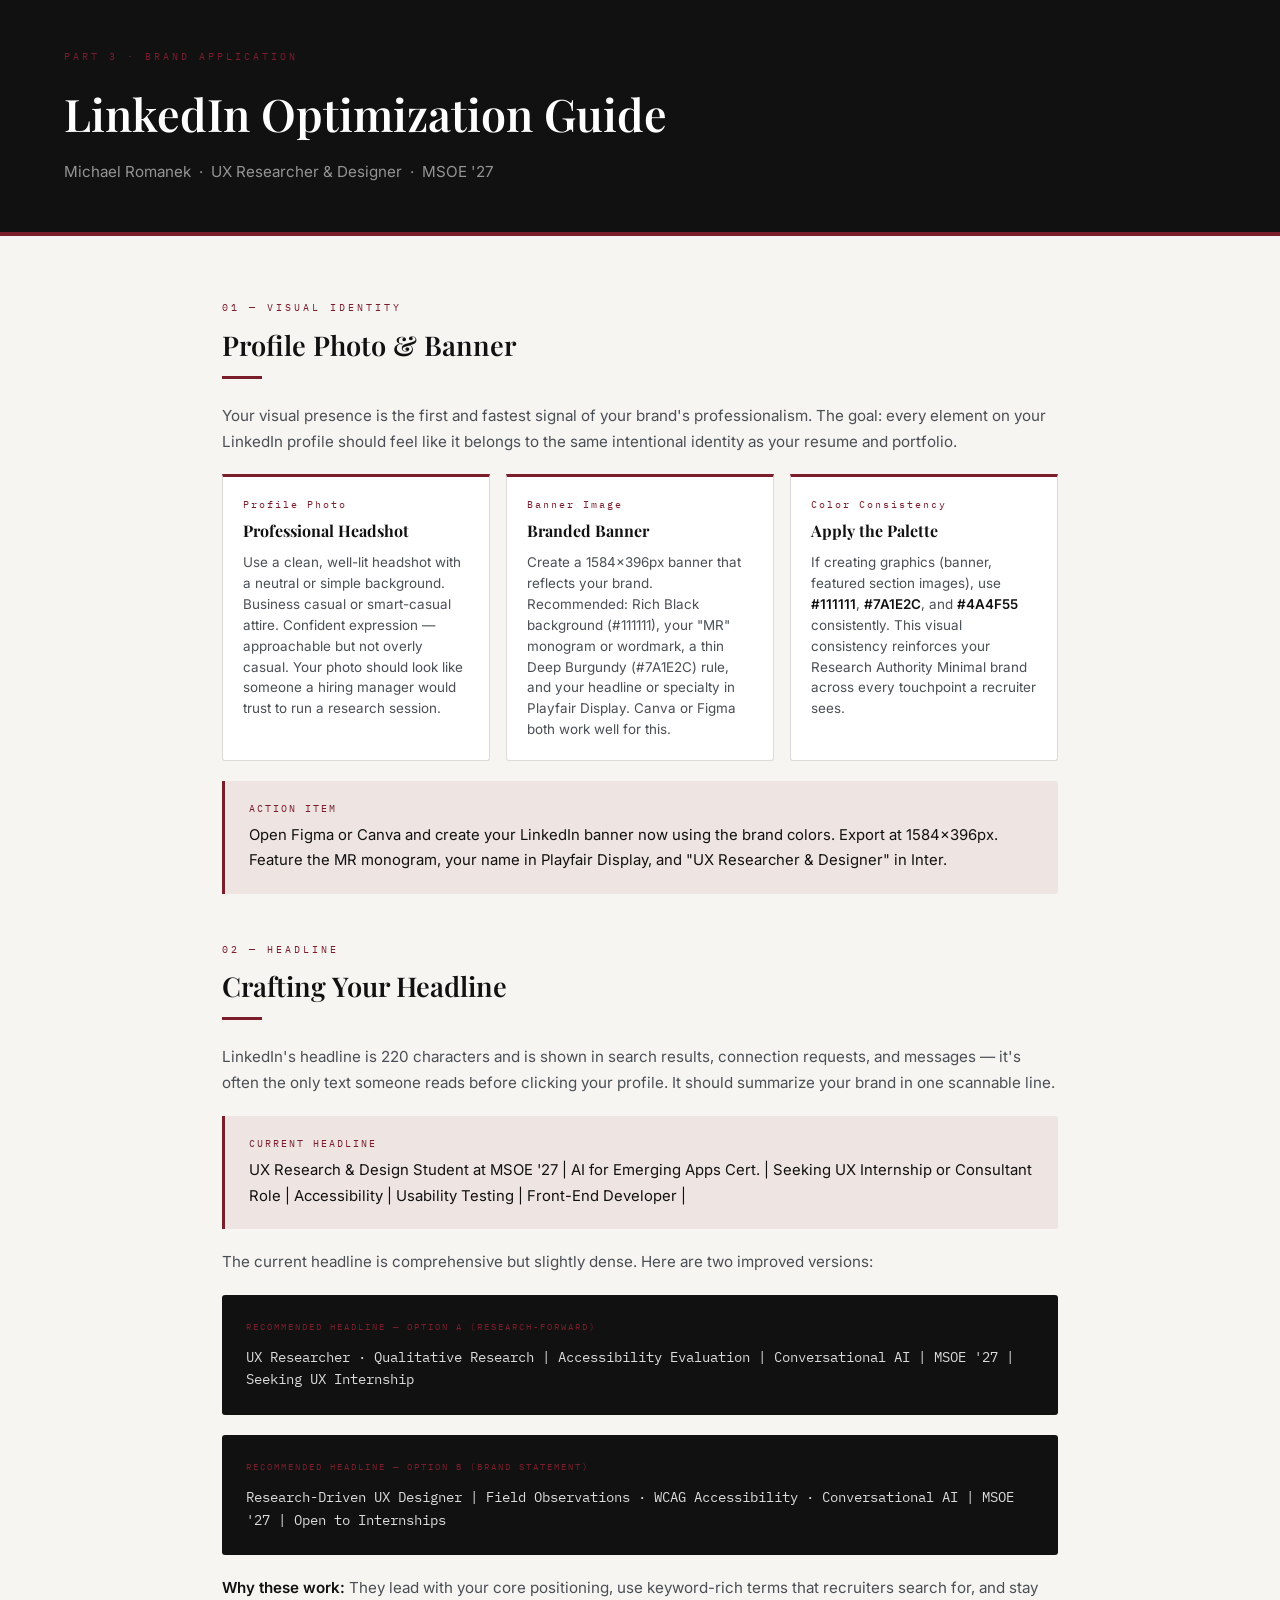
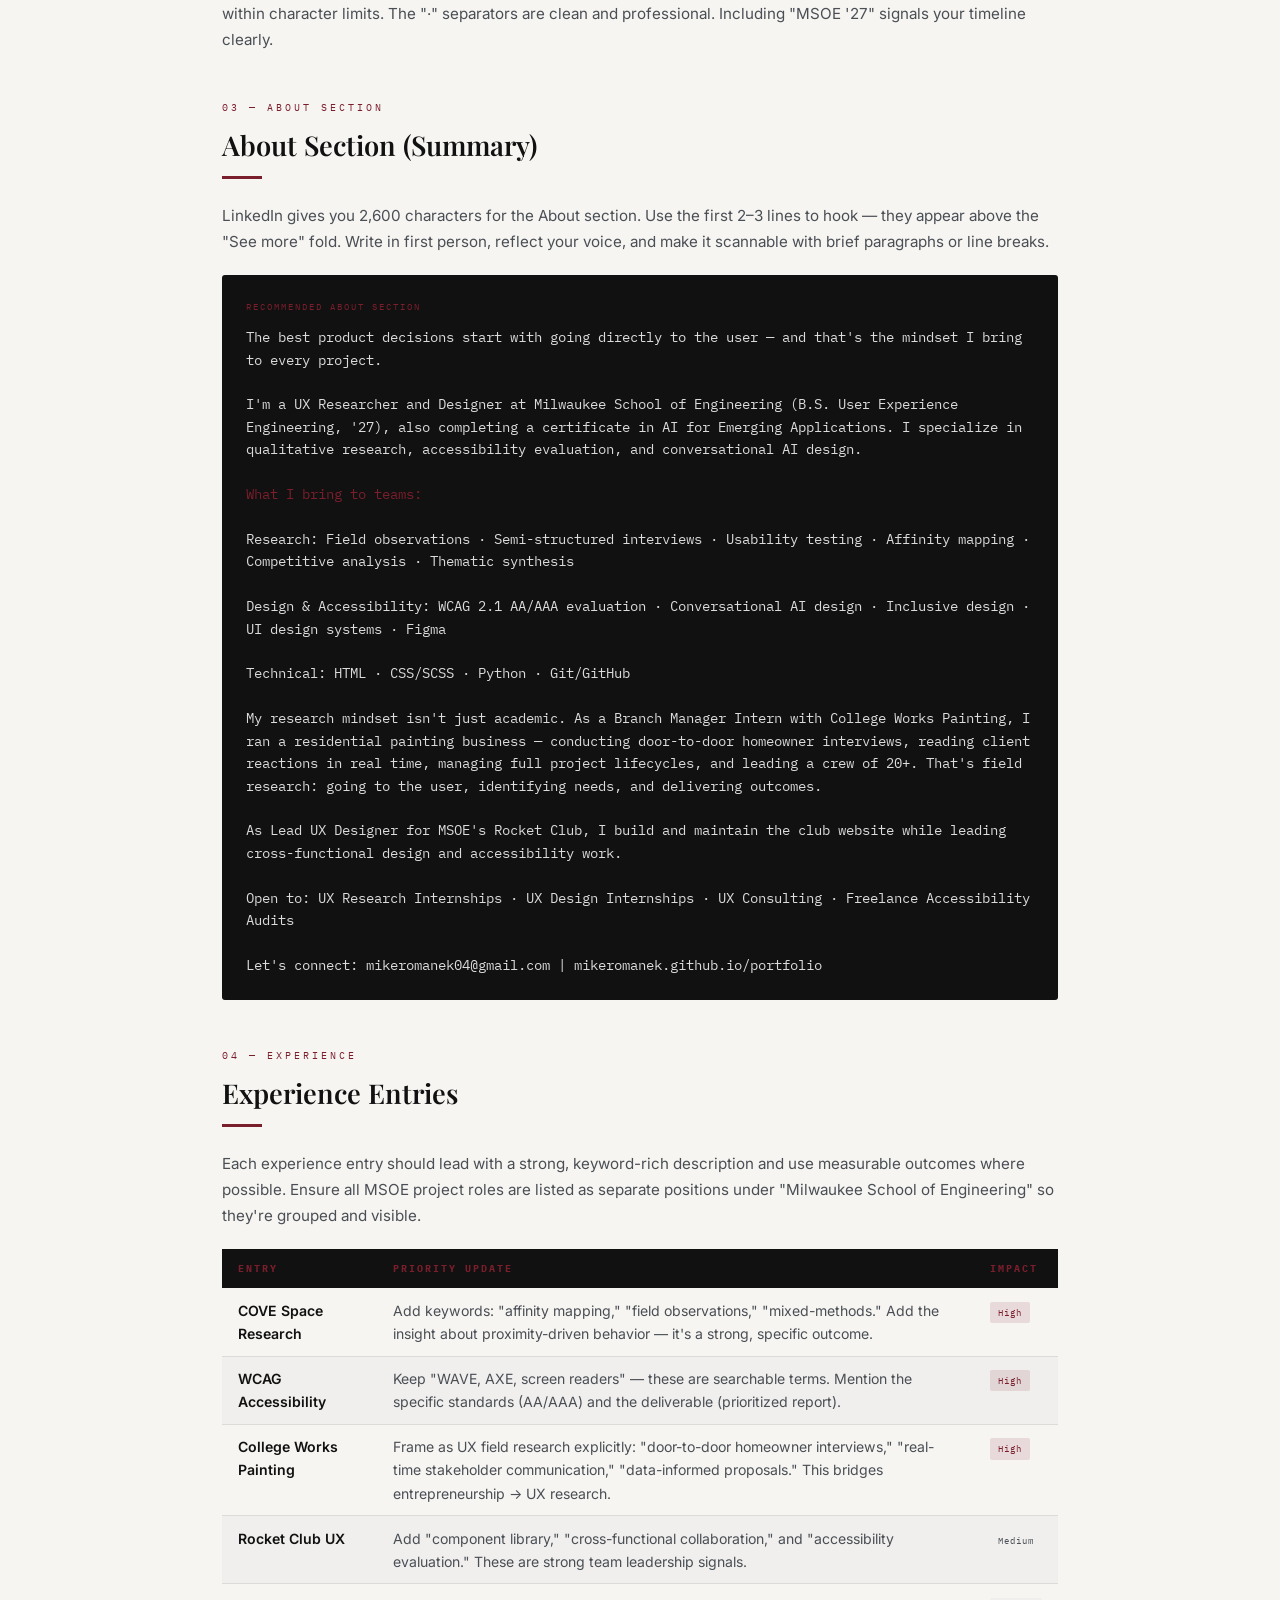
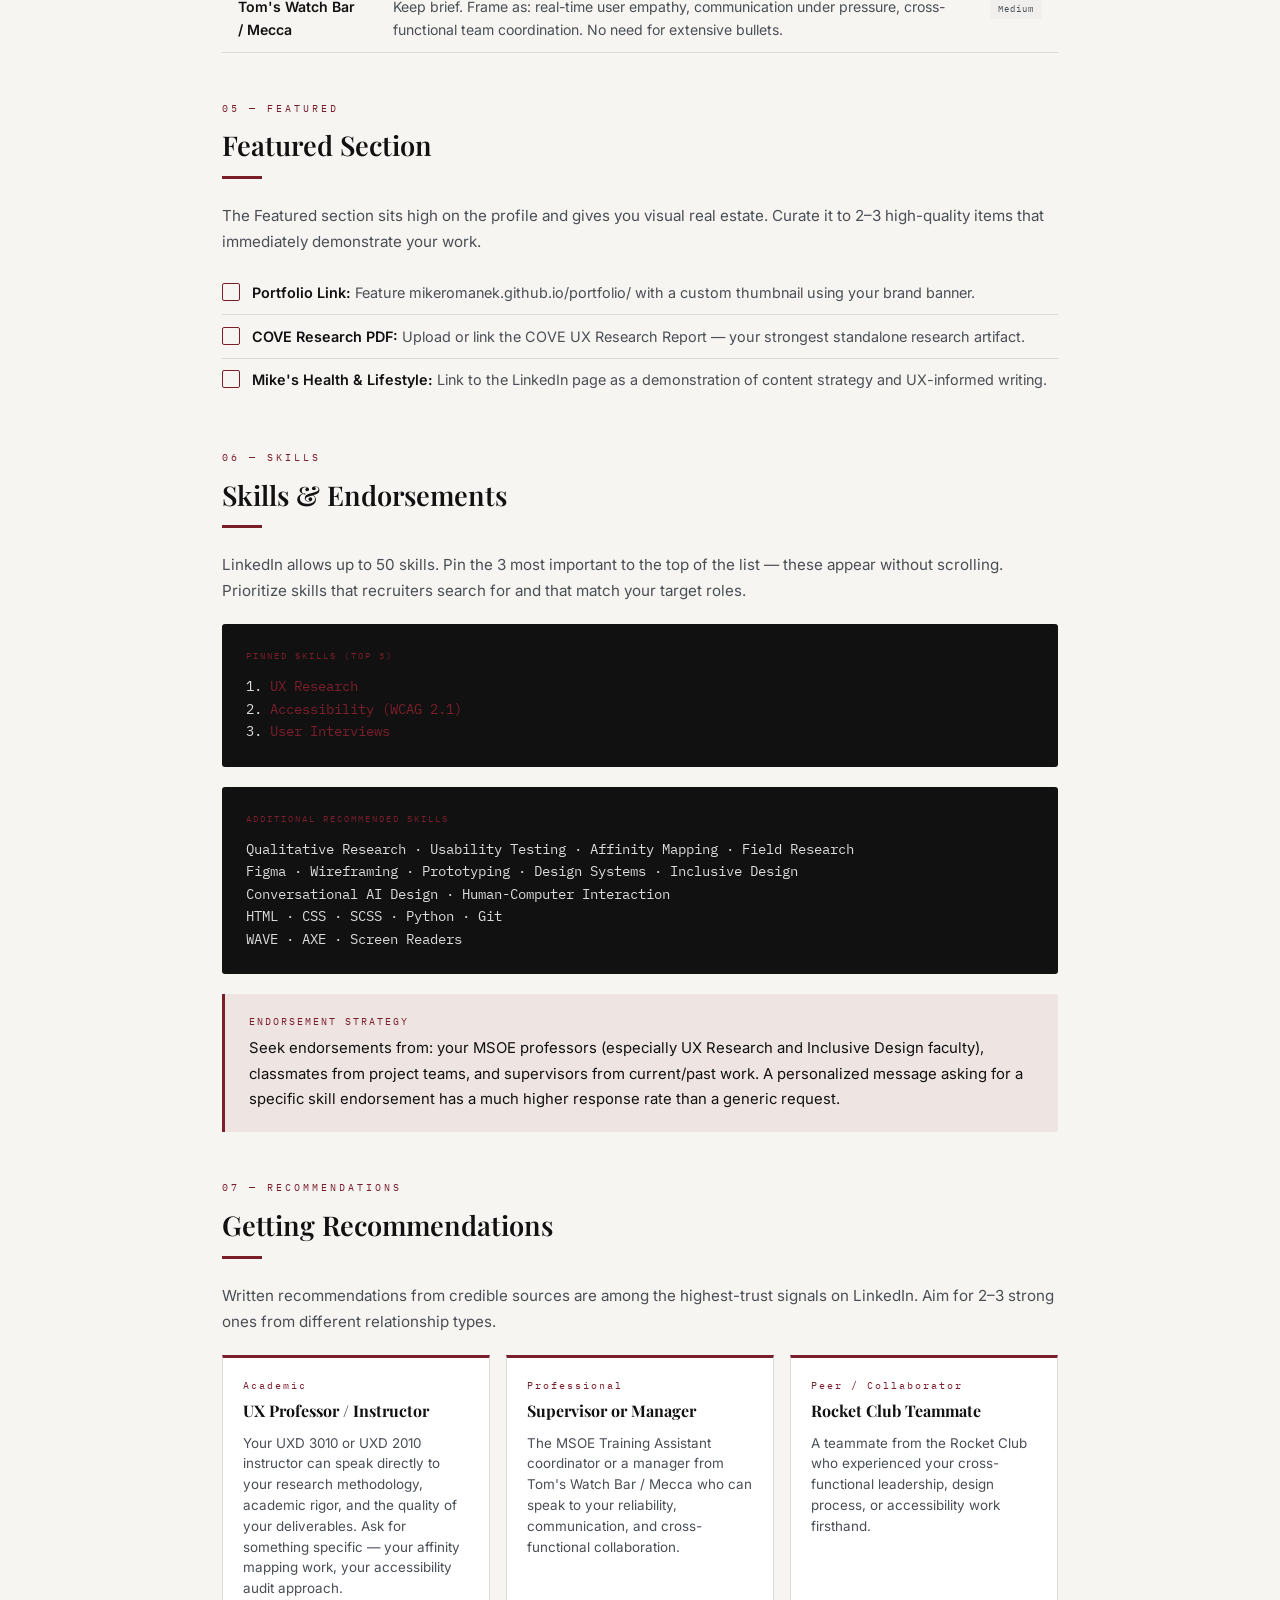
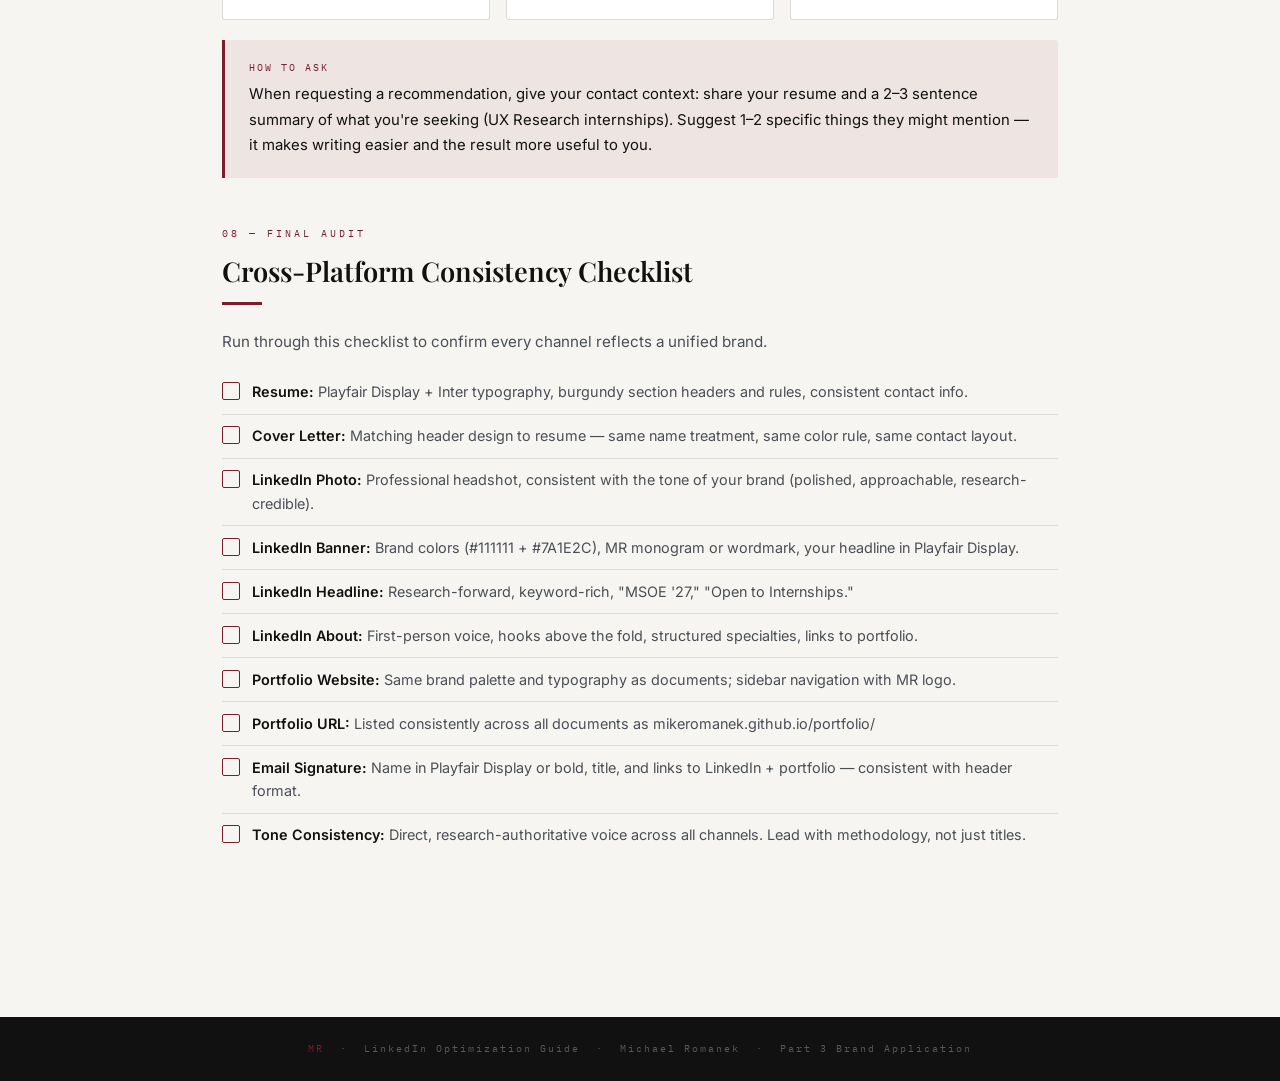
<file: Branding_Project/LinkedIn_Optimization_Guide_MichaelRomanek.html>
<!DOCTYPE html>
<html lang="en">
<head>
  <meta charset="UTF-8">
  <meta name="viewport" content="width=device-width, initial-scale=1.0">
  <title>LinkedIn Optimization Guide — Michael Romanek</title>
  <link href="https://fonts.googleapis.com/css2?family=Playfair+Display:ital,wght@0,400;0,500;0,600;0,700;1,400&family=Inter:wght@300;400;500;600&family=IBM+Plex+Mono:wght@400;500&display=swap" rel="stylesheet">
  <style>
    :root {
      --black: #111111;
      --graphite: #4A4F55;
      --burgundy: #7A1E2C;
      --burgundy-lt: rgba(122,30,44,0.08);
      --white: #FFFFFF;
      --off-white: #F7F5F2;
      --light-gray: #F0EFED;
      --mid-gray: #DDDBD8;
      --serif: 'Playfair Display', Georgia, serif;
      --sans: 'Inter', system-ui, sans-serif;
      --mono: 'IBM Plex Mono', monospace;
    }
    *, *::before, *::after { box-sizing: border-box; margin: 0; padding: 0; }
    body { font-family: var(--sans); background: var(--off-white); color: var(--black); line-height: 1.65; }

    /* ── Header ── */
    .doc-header {
      background: var(--black);
      border-bottom: 4px solid var(--burgundy);
      padding: 3rem 4rem;
    }
    .doc-header .eyebrow { font-family: var(--mono); font-size: 0.65rem; letter-spacing: 3px; color: var(--burgundy); text-transform: uppercase; margin-bottom: 0.75rem; }
    .doc-header h1 { font-family: var(--serif); font-size: 2.8rem; font-weight: 600; color: var(--white); }
    .doc-header .subtitle { font-size: 0.95rem; color: rgba(255,255,255,0.55); margin-top: 0.5rem; }

    /* ── Layout ── */
    .doc-body { max-width: 900px; margin: 0 auto; padding: 4rem 2rem; }

    /* ── Section ── */
    .section { margin-bottom: 3rem; }
    .section-label { font-family: var(--mono); font-size: 0.62rem; letter-spacing: 3px; color: var(--burgundy); text-transform: uppercase; margin-bottom: 0.4rem; }
    h2 { font-family: var(--serif); font-size: 1.7rem; font-weight: 600; color: var(--black); margin-bottom: 0.5rem; }
    .divider { width: 40px; height: 3px; background: var(--burgundy); margin: 0.5rem 0 1.5rem; }
    p { font-size: 0.95rem; color: var(--graphite); margin-bottom: 0.75rem; line-height: 1.7; }
    strong { color: var(--black); font-weight: 600; }

    /* ── Callout Box ── */
    .callout {
      background: var(--burgundy-lt);
      border-left: 3px solid var(--burgundy);
      padding: 1.25rem 1.5rem;
      border-radius: 0 3px 3px 0;
      margin: 1.25rem 0;
    }
    .callout .callout-label { font-family: var(--mono); font-size: 0.6rem; letter-spacing: 2px; color: var(--burgundy); text-transform: uppercase; margin-bottom: 0.4rem; }
    .callout p { color: var(--black); margin: 0; font-size: 0.93rem; }

    /* ── Code Block ── */
    .code-block {
      background: var(--black);
      border-radius: 3px;
      padding: 1.5rem;
      margin: 1.25rem 0;
      position: relative;
    }
    .code-block .code-label { font-family: var(--mono); font-size: 0.58rem; letter-spacing: 2px; color: var(--burgundy); text-transform: uppercase; margin-bottom: 0.75rem; }
    .code-block pre { font-family: var(--mono); font-size: 0.85rem; color: rgba(255,255,255,0.85); white-space: pre-wrap; line-height: 1.65; }
    .code-block pre em { color: var(--burgundy); font-style: normal; }

    /* ── Checklist ── */
    .checklist { list-style: none; margin: 1rem 0; }
    .checklist li { display: flex; align-items: flex-start; gap: 0.75rem; padding: 0.6rem 0; border-bottom: 1px solid var(--mid-gray); font-size: 0.9rem; color: var(--graphite); }
    .checklist li:last-child { border-bottom: none; }
    .check-box { width: 18px; height: 18px; border: 1.5px solid var(--burgundy); border-radius: 2px; flex-shrink: 0; margin-top: 2px; }

    /* ── Priority Cards ── */
    .priority-grid { display: grid; grid-template-columns: repeat(auto-fill, minmax(240px, 1fr)); gap: 1rem; margin: 1.25rem 0; }
    .priority-card { background: var(--white); border: 1px solid var(--mid-gray); border-top: 3px solid var(--burgundy); padding: 1.25rem; border-radius: 0 0 3px 3px; }
    .priority-card .pnum { font-family: var(--mono); font-size: 0.6rem; letter-spacing: 2px; color: var(--burgundy); margin-bottom: 0.3rem; }
    .priority-card h3 { font-family: var(--serif); font-size: 1rem; color: var(--black); margin-bottom: 0.5rem; }
    .priority-card p { font-size: 0.84rem; color: var(--graphite); margin: 0; line-height: 1.55; }

    /* ── Table ── */
    .table-wrap { overflow-x: auto; margin: 1.25rem 0; }
    table { width: 100%; border-collapse: collapse; font-size: 0.88rem; }
    thead { background: var(--black); }
    thead th { font-family: var(--mono); font-size: 0.6rem; letter-spacing: 2px; color: var(--burgundy); text-transform: uppercase; padding: 0.75rem 1rem; text-align: left; }
    tbody tr { border-bottom: 1px solid var(--mid-gray); }
    tbody tr:nth-child(even) { background: var(--light-gray); }
    tbody td { padding: 0.65rem 1rem; color: var(--graphite); vertical-align: top; }
    tbody td strong { color: var(--black); }
    .badge { display: inline-block; font-family: var(--mono); font-size: 0.58rem; letter-spacing: 1px; padding: 0.2rem 0.5rem; border-radius: 2px; }
    .badge-high { background: rgba(122,30,44,0.12); color: var(--burgundy); }
    .badge-med { background: var(--light-gray); color: var(--graphite); }

    /* ── Footer ── */
    .doc-footer { background: var(--black); color: rgba(255,255,255,0.3); text-align: center; padding: 1.5rem; font-family: var(--mono); font-size: 0.6rem; letter-spacing: 2px; margin-top: 3rem; }
    .doc-footer span { color: var(--burgundy); }
  </style>
</head>
<body>

<div class="doc-header">
  <div class="eyebrow">Part 3 · Brand Application</div>
  <h1>LinkedIn Optimization Guide</h1>
  <div class="subtitle">Michael Romanek &nbsp;·&nbsp; UX Researcher & Designer &nbsp;·&nbsp; MSOE '27</div>
</div>

<div class="doc-body">

  <!-- 01 Profile Photo + Banner -->
  <div class="section">
    <div class="section-label">01 — Visual Identity</div>
    <h2>Profile Photo &amp; Banner</h2>
    <div class="divider"></div>

    <p>Your visual presence is the first and fastest signal of your brand's professionalism. The goal: every element on your LinkedIn profile should feel like it belongs to the same intentional identity as your resume and portfolio.</p>

    <div class="priority-grid">
      <div class="priority-card">
        <div class="pnum">Profile Photo</div>
        <h3>Professional Headshot</h3>
        <p>Use a clean, well-lit headshot with a neutral or simple background. Business casual or smart-casual attire. Confident expression — approachable but not overly casual. Your photo should look like someone a hiring manager would trust to run a research session.</p>
      </div>
      <div class="priority-card">
        <div class="pnum">Banner Image</div>
        <h3>Branded Banner</h3>
        <p>Create a 1584×396px banner that reflects your brand. Recommended: Rich Black background (#111111), your "MR" monogram or wordmark, a thin Deep Burgundy (#7A1E2C) rule, and your headline or specialty in Playfair Display. Canva or Figma both work well for this.</p>
      </div>
      <div class="priority-card">
        <div class="pnum">Color Consistency</div>
        <h3>Apply the Palette</h3>
        <p>If creating graphics (banner, featured section images), use <strong>#111111</strong>, <strong>#7A1E2C</strong>, and <strong>#4A4F55</strong> consistently. This visual consistency reinforces your Research Authority Minimal brand across every touchpoint a recruiter sees.</p>
      </div>
    </div>

    <div class="callout">
      <div class="callout-label">Action Item</div>
      <p>Open Figma or Canva and create your LinkedIn banner now using the brand colors. Export at 1584×396px. Feature the MR monogram, your name in Playfair Display, and "UX Researcher & Designer" in Inter.</p>
    </div>
  </div>

  <!-- 02 Headline -->
  <div class="section">
    <div class="section-label">02 — Headline</div>
    <h2>Crafting Your Headline</h2>
    <div class="divider"></div>

    <p>LinkedIn's headline is 220 characters and is shown in search results, connection requests, and messages — it's often the only text someone reads before clicking your profile. It should summarize your brand in one scannable line.</p>

    <div class="callout">
      <div class="callout-label">Current Headline</div>
      <p>UX Research & Design Student at MSOE '27 | AI for Emerging Apps Cert. | Seeking UX Internship or Consultant Role | Accessibility | Usability Testing | Front-End Developer |</p>
    </div>

    <p>The current headline is comprehensive but slightly dense. Here are two improved versions:</p>

    <div class="code-block">
      <div class="code-label">Recommended Headline — Option A (Research-Forward)</div>
      <pre>UX Researcher · Qualitative Research | Accessibility Evaluation | Conversational AI | MSOE '27 | Seeking UX Internship</pre>
    </div>

    <div class="code-block">
      <div class="code-label">Recommended Headline — Option B (Brand Statement)</div>
      <pre>Research-Driven UX Designer | Field Observations · WCAG Accessibility · Conversational AI | MSOE '27 | Open to Internships</pre>
    </div>

    <p><strong>Why these work:</strong> They lead with your core positioning, use keyword-rich terms that recruiters search for, and stay within character limits. The "·" separators are clean and professional. Including "MSOE '27" signals your timeline clearly.</p>
  </div>

  <!-- 03 About / Summary -->
  <div class="section">
    <div class="section-label">03 — About Section</div>
    <h2>About Section (Summary)</h2>
    <div class="divider"></div>

    <p>LinkedIn gives you 2,600 characters for the About section. Use the first 2–3 lines to hook — they appear above the "See more" fold. Write in first person, reflect your voice, and make it scannable with brief paragraphs or line breaks.</p>

    <div class="code-block">
      <div class="code-label">Recommended About Section</div>
      <pre>The best product decisions start with going directly to the user — and that's the mindset I bring to every project.

I'm a UX Researcher and Designer at Milwaukee School of Engineering (B.S. User Experience Engineering, '27), also completing a certificate in AI for Emerging Applications. I specialize in qualitative research, accessibility evaluation, and conversational AI design.

<em>What I bring to teams:</em>

Research: Field observations · Semi-structured interviews · Usability testing · Affinity mapping · Competitive analysis · Thematic synthesis

Design & Accessibility: WCAG 2.1 AA/AAA evaluation · Conversational AI design · Inclusive design · UI design systems · Figma

Technical: HTML · CSS/SCSS · Python · Git/GitHub

My research mindset isn't just academic. As a Branch Manager Intern with College Works Painting, I ran a residential painting business — conducting door-to-door homeowner interviews, reading client reactions in real time, managing full project lifecycles, and leading a crew of 20+. That's field research: going to the user, identifying needs, and delivering outcomes.

As Lead UX Designer for MSOE's Rocket Club, I build and maintain the club website while leading cross-functional design and accessibility work.

Open to: UX Research Internships · UX Design Internships · UX Consulting · Freelance Accessibility Audits

Let's connect: mikeromanek04@gmail.com | mikeromanek.github.io/portfolio</pre>
    </div>
  </div>

  <!-- 04 Experience -->
  <div class="section">
    <div class="section-label">04 — Experience</div>
    <h2>Experience Entries</h2>
    <div class="divider"></div>
    <p>Each experience entry should lead with a strong, keyword-rich description and use measurable outcomes where possible. Ensure all MSOE project roles are listed as separate positions under "Milwaukee School of Engineering" so they're grouped and visible.</p>

    <div class="table-wrap">
      <table>
        <thead>
          <tr>
            <th>Entry</th>
            <th>Priority Update</th>
            <th>Impact</th>
          </tr>
        </thead>
        <tbody>
          <tr>
            <td><strong>COVE Space Research</strong></td>
            <td>Add keywords: "affinity mapping," "field observations," "mixed-methods." Add the insight about proximity-driven behavior — it's a strong, specific outcome.</td>
            <td><span class="badge badge-high">High</span></td>
          </tr>
          <tr>
            <td><strong>WCAG Accessibility</strong></td>
            <td>Keep "WAVE, AXE, screen readers" — these are searchable terms. Mention the specific standards (AA/AAA) and the deliverable (prioritized report).</td>
            <td><span class="badge badge-high">High</span></td>
          </tr>
          <tr>
            <td><strong>College Works Painting</strong></td>
            <td>Frame as UX field research explicitly: "door-to-door homeowner interviews," "real-time stakeholder communication," "data-informed proposals." This bridges entrepreneurship → UX research.</td>
            <td><span class="badge badge-high">High</span></td>
          </tr>
          <tr>
            <td><strong>Rocket Club UX</strong></td>
            <td>Add "component library," "cross-functional collaboration," and "accessibility evaluation." These are strong team leadership signals.</td>
            <td><span class="badge badge-med">Medium</span></td>
          </tr>
          <tr>
            <td><strong>Tom's Watch Bar / Mecca</strong></td>
            <td>Keep brief. Frame as: real-time user empathy, communication under pressure, cross-functional team coordination. No need for extensive bullets.</td>
            <td><span class="badge badge-med">Medium</span></td>
          </tr>
        </tbody>
      </table>
    </div>
  </div>

  <!-- 05 Featured Section -->
  <div class="section">
    <div class="section-label">05 — Featured</div>
    <h2>Featured Section</h2>
    <div class="divider"></div>
    <p>The Featured section sits high on the profile and gives you visual real estate. Curate it to 2–3 high-quality items that immediately demonstrate your work.</p>
    <ul class="checklist">
      <li><div class="check-box"></div><span><strong>Portfolio Link:</strong> Feature mikeromanek.github.io/portfolio/ with a custom thumbnail using your brand banner.</span></li>
      <li><div class="check-box"></div><span><strong>COVE Research PDF:</strong> Upload or link the COVE UX Research Report — your strongest standalone research artifact.</span></li>
      <li><div class="check-box"></div><span><strong>Mike's Health &amp; Lifestyle:</strong> Link to the LinkedIn page as a demonstration of content strategy and UX-informed writing.</span></li>
    </ul>
  </div>

  <!-- 06 Skills & Endorsements -->
  <div class="section">
    <div class="section-label">06 — Skills</div>
    <h2>Skills &amp; Endorsements</h2>
    <div class="divider"></div>
    <p>LinkedIn allows up to 50 skills. Pin the 3 most important to the top of the list — these appear without scrolling. Prioritize skills that recruiters search for and that match your target roles.</p>

    <div class="code-block">
      <div class="code-label">Pinned Skills (Top 3)</div>
      <pre>1. <em>UX Research</em>
2. <em>Accessibility (WCAG 2.1)</em>
3. <em>User Interviews</em></pre>
    </div>

    <div class="code-block">
      <div class="code-label">Additional Recommended Skills</div>
      <pre>Qualitative Research · Usability Testing · Affinity Mapping · Field Research
Figma · Wireframing · Prototyping · Design Systems · Inclusive Design
Conversational AI Design · Human-Computer Interaction
HTML · CSS · SCSS · Python · Git
WAVE · AXE · Screen Readers</pre>
    </div>

    <div class="callout">
      <div class="callout-label">Endorsement Strategy</div>
      <p>Seek endorsements from: your MSOE professors (especially UX Research and Inclusive Design faculty), classmates from project teams, and supervisors from current/past work. A personalized message asking for a specific skill endorsement has a much higher response rate than a generic request.</p>
    </div>
  </div>

  <!-- 07 Recommendations -->
  <div class="section">
    <div class="section-label">07 — Recommendations</div>
    <h2>Getting Recommendations</h2>
    <div class="divider"></div>
    <p>Written recommendations from credible sources are among the highest-trust signals on LinkedIn. Aim for 2–3 strong ones from different relationship types.</p>

    <div class="priority-grid">
      <div class="priority-card">
        <div class="pnum">Academic</div>
        <h3>UX Professor / Instructor</h3>
        <p>Your UXD 3010 or UXD 2010 instructor can speak directly to your research methodology, academic rigor, and the quality of your deliverables. Ask for something specific — your affinity mapping work, your accessibility audit approach.</p>
      </div>
      <div class="priority-card">
        <div class="pnum">Professional</div>
        <h3>Supervisor or Manager</h3>
        <p>The MSOE Training Assistant coordinator or a manager from Tom's Watch Bar / Mecca who can speak to your reliability, communication, and cross-functional collaboration.</p>
      </div>
      <div class="priority-card">
        <div class="pnum">Peer / Collaborator</div>
        <h3>Rocket Club Teammate</h3>
        <p>A teammate from the Rocket Club who experienced your cross-functional leadership, design process, or accessibility work firsthand.</p>
      </div>
    </div>

    <div class="callout">
      <div class="callout-label">How to Ask</div>
      <p>When requesting a recommendation, give your contact context: share your resume and a 2–3 sentence summary of what you're seeking (UX Research internships). Suggest 1–2 specific things they might mention — it makes writing easier and the result more useful to you.</p>
    </div>
  </div>

  <!-- 08 Brand Consistency Audit -->
  <div class="section">
    <div class="section-label">08 — Final Audit</div>
    <h2>Cross-Platform Consistency Checklist</h2>
    <div class="divider"></div>
    <p>Run through this checklist to confirm every channel reflects a unified brand.</p>

    <ul class="checklist">
      <li><div class="check-box"></div><span><strong>Resume:</strong> Playfair Display + Inter typography, burgundy section headers and rules, consistent contact info.</span></li>
      <li><div class="check-box"></div><span><strong>Cover Letter:</strong> Matching header design to resume — same name treatment, same color rule, same contact layout.</span></li>
      <li><div class="check-box"></div><span><strong>LinkedIn Photo:</strong> Professional headshot, consistent with the tone of your brand (polished, approachable, research-credible).</span></li>
      <li><div class="check-box"></div><span><strong>LinkedIn Banner:</strong> Brand colors (#111111 + #7A1E2C), MR monogram or wordmark, your headline in Playfair Display.</span></li>
      <li><div class="check-box"></div><span><strong>LinkedIn Headline:</strong> Research-forward, keyword-rich, "MSOE '27," "Open to Internships."</span></li>
      <li><div class="check-box"></div><span><strong>LinkedIn About:</strong> First-person voice, hooks above the fold, structured specialties, links to portfolio.</span></li>
      <li><div class="check-box"></div><span><strong>Portfolio Website:</strong> Same brand palette and typography as documents; sidebar navigation with MR logo.</span></li>
      <li><div class="check-box"></div><span><strong>Portfolio URL:</strong> Listed consistently across all documents as mikeromanek.github.io/portfolio/</span></li>
      <li><div class="check-box"></div><span><strong>Email Signature:</strong> Name in Playfair Display or bold, title, and links to LinkedIn + portfolio — consistent with header format.</span></li>
      <li><div class="check-box"></div><span><strong>Tone Consistency:</strong> Direct, research-authoritative voice across all channels. Lead with methodology, not just titles.</span></li>
    </ul>
  </div>

</div>

<div class="doc-footer">
  <span>MR</span> &nbsp;·&nbsp; LinkedIn Optimization Guide &nbsp;·&nbsp; Michael Romanek &nbsp;·&nbsp; Part 3 Brand Application
</div>

</body>
</html>
</file>
<file: styles.css>
/* ================================================================
   Michael Romanek — Portfolio
   Brand: Research Authority Minimal
   Palette: Rich Black #111111 | Cool Graphite #4A4F55 | Deep Burgundy #7A1E2C
   Type: Playfair Display (serif) | Inter (sans) | IBM Plex Mono (mono)
   ================================================================ */

@import url('https://fonts.googleapis.com/css2?family=Playfair+Display:ital,wght@0,400;0,500;0,600;0,700;1,400&family=Inter:wght@300;400;500;600&family=IBM+Plex+Mono:wght@400;500&display=swap');

/* ── Custom Properties ─────────────────────────────────────── */
:root {
  --black:      #111111;
  --graphite:   #4A4F55;
  --burgundy:   #7A1E2C;
  --burgundy-dk:#5C1520;
  --white:      #FFFFFF;
  --off-white:  #F7F5F2;
  --light-gray: #F0EFED;
  --mid-gray:   #DDDBD8;
  --text-muted: #767676;

  --font-serif: 'Playfair Display', Georgia, serif;
  --font-sans:  'Inter', system-ui, sans-serif;
  --font-mono:  'IBM Plex Mono', 'Courier New', monospace;

  --sidebar-w:  260px;
  --radius:     3px;
  --shadow-sm:  0 2px 8px rgba(17,17,17,0.07);
  --shadow-md:  0 8px 32px rgba(17,17,17,0.1);
  --shadow-lg:  0 20px 60px rgba(17,17,17,0.14);
  --transition: 0.22s ease;
}

/* ── Reset ─────────────────────────────────────────────────── */
*, *::before, *::after { box-sizing: border-box; margin: 0; padding: 0; }
html { scroll-behavior: smooth; font-size: 16px; }

body {
  font-family: var(--font-sans);
  background: var(--off-white);
  color: var(--black);
  line-height: 1.65;
  display: flex;
}

img, picture, video { max-width: 100%; height: auto; display: block; }

a { color: var(--burgundy); text-decoration: none; transition: color var(--transition); }
a:hover { color: var(--burgundy-dk); }

/* ── Sidebar ───────────────────────────────────────────────── */
.sidebar {
  position: fixed;
  top: 0; left: 0;
  height: 100vh;
  width: var(--sidebar-w);
  background: var(--black);
  display: flex;
  flex-direction: column;
  align-items: center;
  padding: 2.5rem 1.5rem 2rem;
  z-index: 100;
  border-right: 3px solid var(--burgundy);
}

.sidebar-logo {
  width: 110px;
  height: 110px;
  margin-bottom: 1.5rem;
  display: block;
}

.sidebar-name {
  font-family: var(--font-serif);
  font-size: 1rem;
  font-weight: 600;
  color: var(--white);
  letter-spacing: 2px;
  text-align: center;
  text-transform: uppercase;
  margin-bottom: 0.25rem;
}

.sidebar-title {
  font-family: var(--font-mono);
  font-size: 0.65rem;
  color: var(--burgundy);
  letter-spacing: 1.5px;
  text-align: center;
  margin-bottom: 2rem;
}

.sidebar nav { width: 100%; }

.sidebar nav ul {
  list-style: none;
  display: flex;
  flex-direction: column;
  gap: 0.25rem;
}

.sidebar nav ul li a {
  display: block;
  font-family: var(--font-sans);
  font-size: 0.78rem;
  font-weight: 500;
  color: rgba(255,255,255,0.65);
  letter-spacing: 2.5px;
  text-transform: uppercase;
  padding: 0.65rem 1rem;
  border-left: 2px solid transparent;
  transition: all var(--transition);
}

.sidebar nav ul li a:hover,
.sidebar nav ul li a.active {
  color: var(--white);
  border-left-color: var(--burgundy);
  background: rgba(122,30,44,0.12);
}

.sidebar-footer {
  margin-top: auto;
  font-family: var(--font-mono);
  font-size: 0.6rem;
  color: rgba(255,255,255,0.25);
  letter-spacing: 1px;
  text-align: center;
}

/* ── Main Content ───────────────────────────────────────────── */
.main-content {
  margin-left: var(--sidebar-w);
  flex: 1;
  min-height: 100vh;
}

/* ── Mobile Header (replaces sidebar on mobile) ─────────────── */
header {
  background: var(--black);
  border-bottom: 3px solid var(--burgundy);
  padding: 0.9rem 1.25rem;
  display: none;
  position: sticky;
  top: 0;
  z-index: 200;
  align-items: center;
  justify-content: space-between;
}

header .header-brand {
  font-family: var(--font-serif);
  font-size: 1rem;
  font-weight: 600;
  color: var(--white);
  letter-spacing: 2px;
}

header nav ul {
  list-style: none;
  display: flex;
  gap: 1.25rem;
}

header nav ul li a {
  font-size: 0.75rem;
  font-weight: 500;
  color: rgba(255,255,255,0.7);
  letter-spacing: 1.5px;
  text-transform: uppercase;
  transition: color var(--transition);
}

header nav ul li a:hover { color: var(--white); }

/* ── Section Base ───────────────────────────────────────────── */
section {
  padding: 5rem 4rem;
  border-bottom: 1px solid var(--mid-gray);
}

section:last-child { border-bottom: none; }

.section-label {
  font-family: var(--font-mono);
  font-size: 0.65rem;
  letter-spacing: 3px;
  color: var(--burgundy);
  text-transform: uppercase;
  margin-bottom: 0.5rem;
}

h2 {
  font-family: var(--font-serif);
  font-size: 2.1rem;
  font-weight: 600;
  color: var(--black);
  margin-bottom: 1rem;
}

h2 a {
  color: var(--black);
  text-decoration: none;
}

h2 a:hover { color: var(--burgundy); }

h3 {
  font-family: var(--font-serif);
  font-size: 1.2rem;
  font-weight: 600;
  color: var(--black);
}

.divider {
  width: 48px;
  height: 3px;
  background: var(--burgundy);
  margin: 0.75rem 0 2rem;
}

/* ── Welcome / Hero ─────────────────────────────────────────── */
.welcome {
  background: var(--black);
  color: var(--white);
  padding: 6rem 4rem;
  min-height: 50vh;
  display: flex;
  flex-direction: column;
  justify-content: center;
}

.welcome .eyebrow {
  font-family: var(--font-mono);
  font-size: 0.7rem;
  letter-spacing: 4px;
  color: var(--burgundy);
  text-transform: uppercase;
  margin-bottom: 1rem;
}

.welcome h1 {
  font-family: var(--font-serif);
  font-size: clamp(2.4rem, 5vw, 3.6rem);
  font-weight: 600;
  color: var(--white);
  line-height: 1.15;
  margin-bottom: 1.5rem;
  max-width: 700px;
}

.welcome h1 em {
  font-style: italic;
  color: rgba(255,255,255,0.55);
}

.welcome p {
  font-size: 1.05rem;
  color: rgba(255,255,255,0.65);
  max-width: 540px;
  line-height: 1.75;
  margin-bottom: 0.75rem;
}

.welcome .cta-row {
  display: flex;
  gap: 1rem;
  margin-top: 2.5rem;
  flex-wrap: wrap;
}

.btn-primary {
  font-family: var(--font-sans);
  font-size: 0.78rem;
  font-weight: 600;
  letter-spacing: 2px;
  text-transform: uppercase;
  padding: 0.75rem 2rem;
  background: var(--burgundy);
  color: var(--white);
  border: 1px solid var(--burgundy);
  border-radius: var(--radius);
  transition: all var(--transition);
  cursor: pointer;
  text-decoration: none;
}

.btn-primary:hover {
  background: var(--burgundy-dk);
  border-color: var(--burgundy-dk);
  color: var(--white);
}

.btn-ghost {
  font-family: var(--font-sans);
  font-size: 0.78rem;
  font-weight: 500;
  letter-spacing: 2px;
  text-transform: uppercase;
  padding: 0.75rem 2rem;
  background: transparent;
  color: rgba(255,255,255,0.75);
  border: 1px solid rgba(255,255,255,0.25);
  border-radius: var(--radius);
  transition: all var(--transition);
  cursor: pointer;
  text-decoration: none;
}

.btn-ghost:hover {
  color: var(--white);
  border-color: rgba(255,255,255,0.6);
}

/* ── About / Bio ────────────────────────────────────────────── */
.about-me { background: var(--white); }

.bio-container {
  display: flex;
  gap: 3rem;
  align-items: flex-start;
  flex-wrap: wrap;
}

.bio-photo-wrap {
  flex-shrink: 0;
}

.bio-photo-wrap img {
  width: 180px;
  height: 180px;
  object-fit: cover;
  border-radius: var(--radius);
  border: 3px solid var(--mid-gray);
  box-shadow: var(--shadow-md);
}

.bio-text p {
  font-size: 1rem;
  color: var(--graphite);
  line-height: 1.75;
  margin-bottom: 0.75rem;
}

/* ── Skill Tags ─────────────────────────────────────────────── */
.tag-row {
  display: flex;
  flex-wrap: wrap;
  gap: 0.5rem;
  margin-top: 1.25rem;
}

.tag {
  font-family: var(--font-mono);
  font-size: 0.65rem;
  letter-spacing: 1.5px;
  padding: 0.3rem 0.75rem;
  background: var(--light-gray);
  color: var(--graphite);
  border-radius: 2px;
  border: 1px solid var(--mid-gray);
  white-space: nowrap;
}

.tag.highlight {
  background: rgba(122,30,44,0.07);
  color: var(--burgundy);
  border-color: rgba(122,30,44,0.25);
}

/* ── Software Icons ─────────────────────────────────────────── */
.software-icons {
  display: flex;
  gap: 1.5rem;
  flex-wrap: wrap;
  align-items: center;
  margin-top: 1.5rem;
}

.software-icons img {
  height: 48px;
  width: auto;
  opacity: 0.8;
  transition: opacity var(--transition);
  filter: grayscale(20%);
}

.software-icons img:hover { opacity: 1; }

/* ── Experience Section ─────────────────────────────────────── */
.experience-section {
  background: var(--off-white);
}

.experience-section h2 { color: var(--black); }

.experience-section .section-title {
  font-family: var(--font-serif);
  font-size: 1.5rem;
  font-weight: 600;
  color: var(--black);
  margin: 2.5rem 0 1rem;
}

.exp-card {
  background: var(--white);
  border: 1px solid var(--mid-gray);
  border-left: 3px solid var(--burgundy);
  padding: 1.5rem 1.75rem;
  border-radius: 0 var(--radius) var(--radius) 0;
  margin-bottom: 1rem;
  box-shadow: var(--shadow-sm);
}

.exp-card h3 {
  font-family: var(--font-serif);
  font-size: 1.05rem;
  color: var(--black);
  margin-bottom: 0.25rem;
}

.exp-card .exp-meta {
  font-family: var(--font-mono);
  font-size: 0.65rem;
  letter-spacing: 1.5px;
  color: var(--burgundy);
  text-transform: uppercase;
  margin-bottom: 0.75rem;
}

.exp-card p {
  font-size: 0.9rem;
  color: var(--graphite);
  line-height: 1.6;
}

.exp-card ul {
  list-style: none;
  padding: 0;
}

.exp-card ul li {
  font-size: 0.9rem;
  color: var(--graphite);
  padding: 0.2rem 0 0.2rem 1rem;
  position: relative;
}

.exp-card ul li::before {
  content: "–";
  position: absolute;
  left: 0;
  color: var(--burgundy);
}

/* ── Projects ───────────────────────────────────────────────── */
.projects { background: var(--white); }

.project-grid {
  display: grid;
  grid-template-columns: repeat(auto-fill, minmax(280px, 1fr));
  gap: 1.5rem;
  margin-top: 0.5rem;
}

.project-card {
  background: var(--off-white);
  border: 1px solid var(--mid-gray);
  border-radius: var(--radius);
  overflow: hidden;
  box-shadow: var(--shadow-sm);
  transition: transform var(--transition), box-shadow var(--transition);
  display: flex;
  flex-direction: column;
}

.project-card:hover {
  transform: translateY(-3px);
  box-shadow: var(--shadow-md);
}

.project-card .card-thumb {
  height: 200px;
  overflow: hidden;
  background: var(--light-gray);
  display: flex;
  align-items: center;
  justify-content: center;
  border-bottom: 2px solid var(--burgundy);
}

.project-card .card-thumb img {
  width: 100%;
  height: 100%;
  object-fit: cover;
  transition: transform 0.4s ease;
}

.project-card:hover .card-thumb img { transform: scale(1.04); }

.project-card .card-thumb img.contain {
  object-fit: contain;
  padding: 1rem;
}

.project-card .card-body {
  padding: 1.25rem 1.25rem 1rem;
  flex: 1;
  display: flex;
  flex-direction: column;
}

.project-card h3 {
  font-family: var(--font-serif);
  font-size: 1rem;
  color: var(--black);
  margin-bottom: 0.5rem;
}

.project-card p {
  font-size: 0.875rem;
  color: var(--graphite);
  line-height: 1.6;
  flex: 1;
}

.project-card .card-link {
  display: inline-block;
  margin-top: 0.85rem;
  font-family: var(--font-mono);
  font-size: 0.65rem;
  letter-spacing: 1.5px;
  text-transform: uppercase;
  color: var(--burgundy);
  border-bottom: 1px solid rgba(122,30,44,0.3);
  transition: border-color var(--transition);
}

.project-card .card-link:hover { border-color: var(--burgundy); }

/* ── Contact ────────────────────────────────────────────────── */
.contact-form { background: var(--off-white); }

.contact-layout {
  display: grid;
  grid-template-columns: 1fr 1fr;
  gap: 4rem;
  align-items: start;
}

.contact-form form {
  display: flex;
  flex-direction: column;
  gap: 1rem;
}

.contact-form label {
  font-family: var(--font-sans);
  font-size: 0.75rem;
  font-weight: 600;
  letter-spacing: 1.5px;
  text-transform: uppercase;
  color: var(--graphite);
  margin-bottom: 0.25rem;
  display: block;
}

.contact-form input,
.contact-form textarea {
  width: 100%;
  padding: 0.75rem 1rem;
  border: 1px solid var(--mid-gray);
  border-radius: var(--radius);
  font-family: var(--font-sans);
  font-size: 0.95rem;
  color: var(--black);
  background: var(--white);
  transition: border-color var(--transition);
  resize: vertical;
}

.contact-form input:focus,
.contact-form textarea:focus {
  outline: none;
  border-color: var(--burgundy);
  box-shadow: 0 0 0 3px rgba(122,30,44,0.08);
}

.contact-form button[type="submit"] {
  align-self: flex-start;
  padding: 0.75rem 2.25rem;
  background: var(--burgundy);
  color: var(--white);
  border: none;
  border-radius: var(--radius);
  font-family: var(--font-sans);
  font-size: 0.78rem;
  font-weight: 600;
  letter-spacing: 2px;
  text-transform: uppercase;
  cursor: pointer;
  transition: background var(--transition);
}

.contact-form button[type="submit"]:hover { background: var(--burgundy-dk); }

.contact-info-block {
  display: flex;
  flex-direction: column;
  gap: 1rem;
}

.contact-info-block h3 {
  font-family: var(--font-serif);
  font-size: 1.4rem;
  margin-bottom: 0.5rem;
}

.contact-info-block .info-item {
  display: flex;
  align-items: center;
  gap: 0.75rem;
  font-size: 0.9rem;
  color: var(--graphite);
}

.contact-info-block .info-item .icon {
  width: 20px;
  height: 20px;
  flex-shrink: 0;
  opacity: 0.7;
}

.contact-info-block .info-item a {
  color: var(--graphite);
  transition: color var(--transition);
}

.contact-info-block .info-item a:hover { color: var(--burgundy); }

/* ── Resume Button ──────────────────────────────────────────── */
.resume-btn {
  display: inline-block;
  margin-top: 1.25rem;
  padding: 0.65rem 1.75rem;
  background: var(--burgundy);
  color: var(--white);
  font-family: var(--font-sans);
  font-size: 0.75rem;
  font-weight: 600;
  letter-spacing: 2px;
  text-transform: uppercase;
  border-radius: var(--radius);
  transition: background var(--transition);
}

.resume-btn:hover { background: var(--burgundy-dk); color: var(--white); }

/* ── Doc Link ───────────────────────────────────────────────── */
.doc-link {
  font-family: var(--font-mono);
  font-size: 0.65rem;
  letter-spacing: 1.5px;
  text-transform: uppercase;
  color: var(--burgundy);
}

/* ── Footer ─────────────────────────────────────────────────── */
footer {
  background: var(--black);
  color: rgba(255,255,255,0.35);
  text-align: center;
  padding: 1.5rem;
  font-family: var(--font-mono);
  font-size: 0.65rem;
  letter-spacing: 2px;
}

footer .footer-accent {
  display: inline-block;
  width: 16px;
  height: 2px;
  background: var(--burgundy);
  vertical-align: middle;
  margin: 0 0.5rem;
}

/* ── Thank You Page ─────────────────────────────────────────── */
.thankyou-page {
  display: flex;
  flex-direction: column;
  align-items: center;
  justify-content: center;
  min-height: 100vh;
  background: var(--black);
  color: var(--white);
  text-align: center;
  padding: 3rem;
}

.thankyou-page h1 {
  font-family: var(--font-serif);
  font-size: 3rem;
  font-weight: 600;
  color: var(--white);
  margin-bottom: 1rem;
}

.thankyou-page p {
  font-size: 1rem;
  color: rgba(255,255,255,0.6);
  margin-bottom: 0.5rem;
}

/* ── Activity Cards (About page) ────────────────────────────── */
.activity-grid {
  display: grid;
  grid-template-columns: repeat(auto-fill, minmax(220px, 1fr));
  gap: 1rem;
  margin-top: 1rem;
}

.activity-card {
  background: var(--white);
  border: 1px solid var(--mid-gray);
  border-top: 3px solid var(--burgundy);
  padding: 1.25rem;
  border-radius: 0 0 var(--radius) var(--radius);
}

.activity-card h4 {
  font-family: var(--font-serif);
  font-size: 0.95rem;
  color: var(--black);
  margin-bottom: 0.5rem;
}

.activity-card p {
  font-size: 0.84rem;
  color: var(--graphite);
  line-height: 1.55;
}

/* ── Scout / Achievement Highlight ─────────────────────────── */
.achievement-block {
  display: flex;
  gap: 2rem;
  align-items: flex-start;
  flex-wrap: wrap;
  margin-top: 1rem;
}

.achievement-block img {
  width: 200px;
  height: 200px;
  object-fit: cover;
  border-radius: var(--radius);
  border: 2px solid var(--mid-gray);
  box-shadow: var(--shadow-sm);
  flex-shrink: 0;
}

.achievement-block .ach-text p {
  font-size: 0.9rem;
  color: var(--graphite);
  line-height: 1.65;
  margin-bottom: 0.5rem;
}

/* ── Sidebar Profile fallback ───────────────────────────────── */
.sidebar-profile {
  width: 110px;
  height: 110px;
  object-fit: contain;
}

/* ── Responsive ─────────────────────────────────────────────── */
@media (max-width: 900px) {
  .sidebar { display: none; }
  header { display: flex; }
  .main-content { margin-left: 0; }
  section { padding: 3rem 1.75rem; }
  .welcome { padding: 4rem 1.75rem; }
  .contact-layout { grid-template-columns: 1fr; gap: 2.5rem; }
}

@media (max-width: 600px) {
  section { padding: 2.5rem 1.25rem; }
  .welcome { padding: 3rem 1.25rem; }
  .welcome h1 { font-size: 2rem; }
  .project-grid { grid-template-columns: 1fr; }
  .bio-container { flex-direction: column; }
  .bio-photo-wrap img { width: 140px; height: 140px; }
  .achievement-block { flex-direction: column; }
  .achievement-block img { width: 100%; height: 200px; }
  header nav ul { gap: 0.75rem; }
}
</file>
